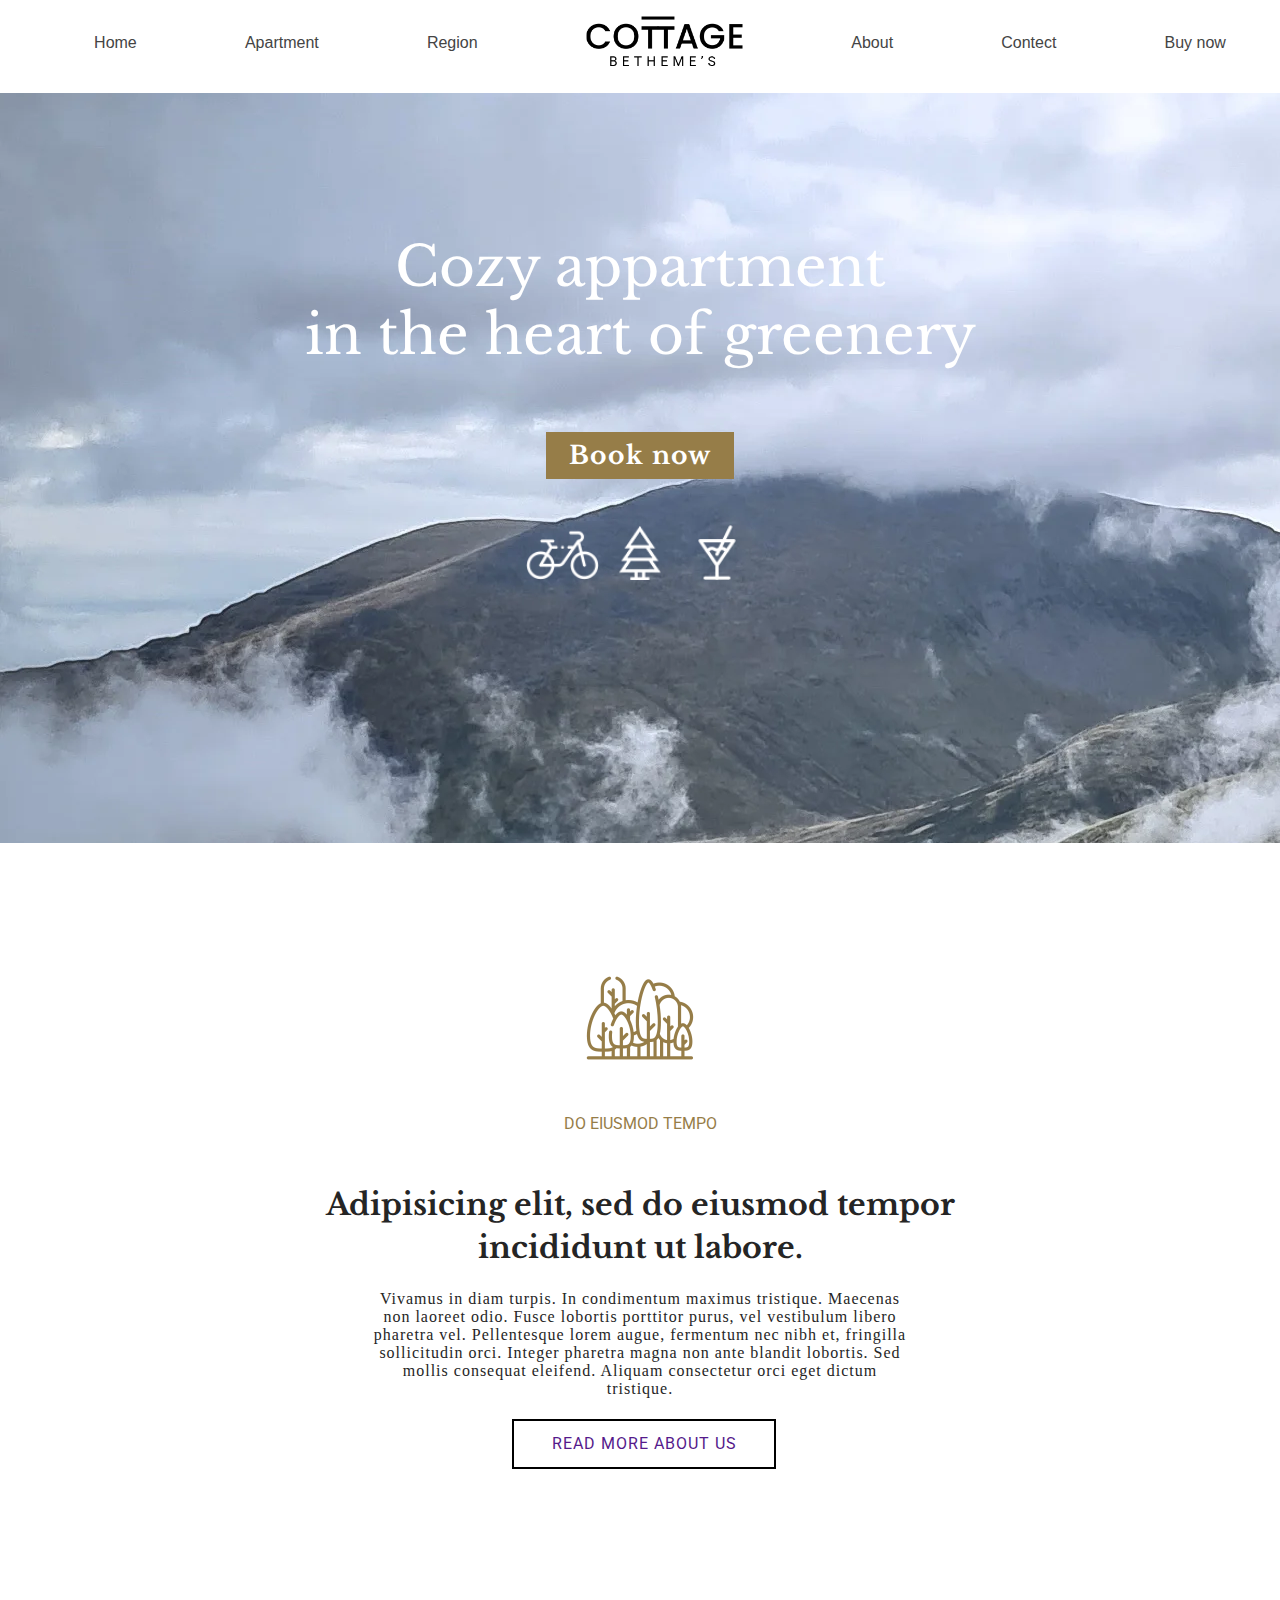
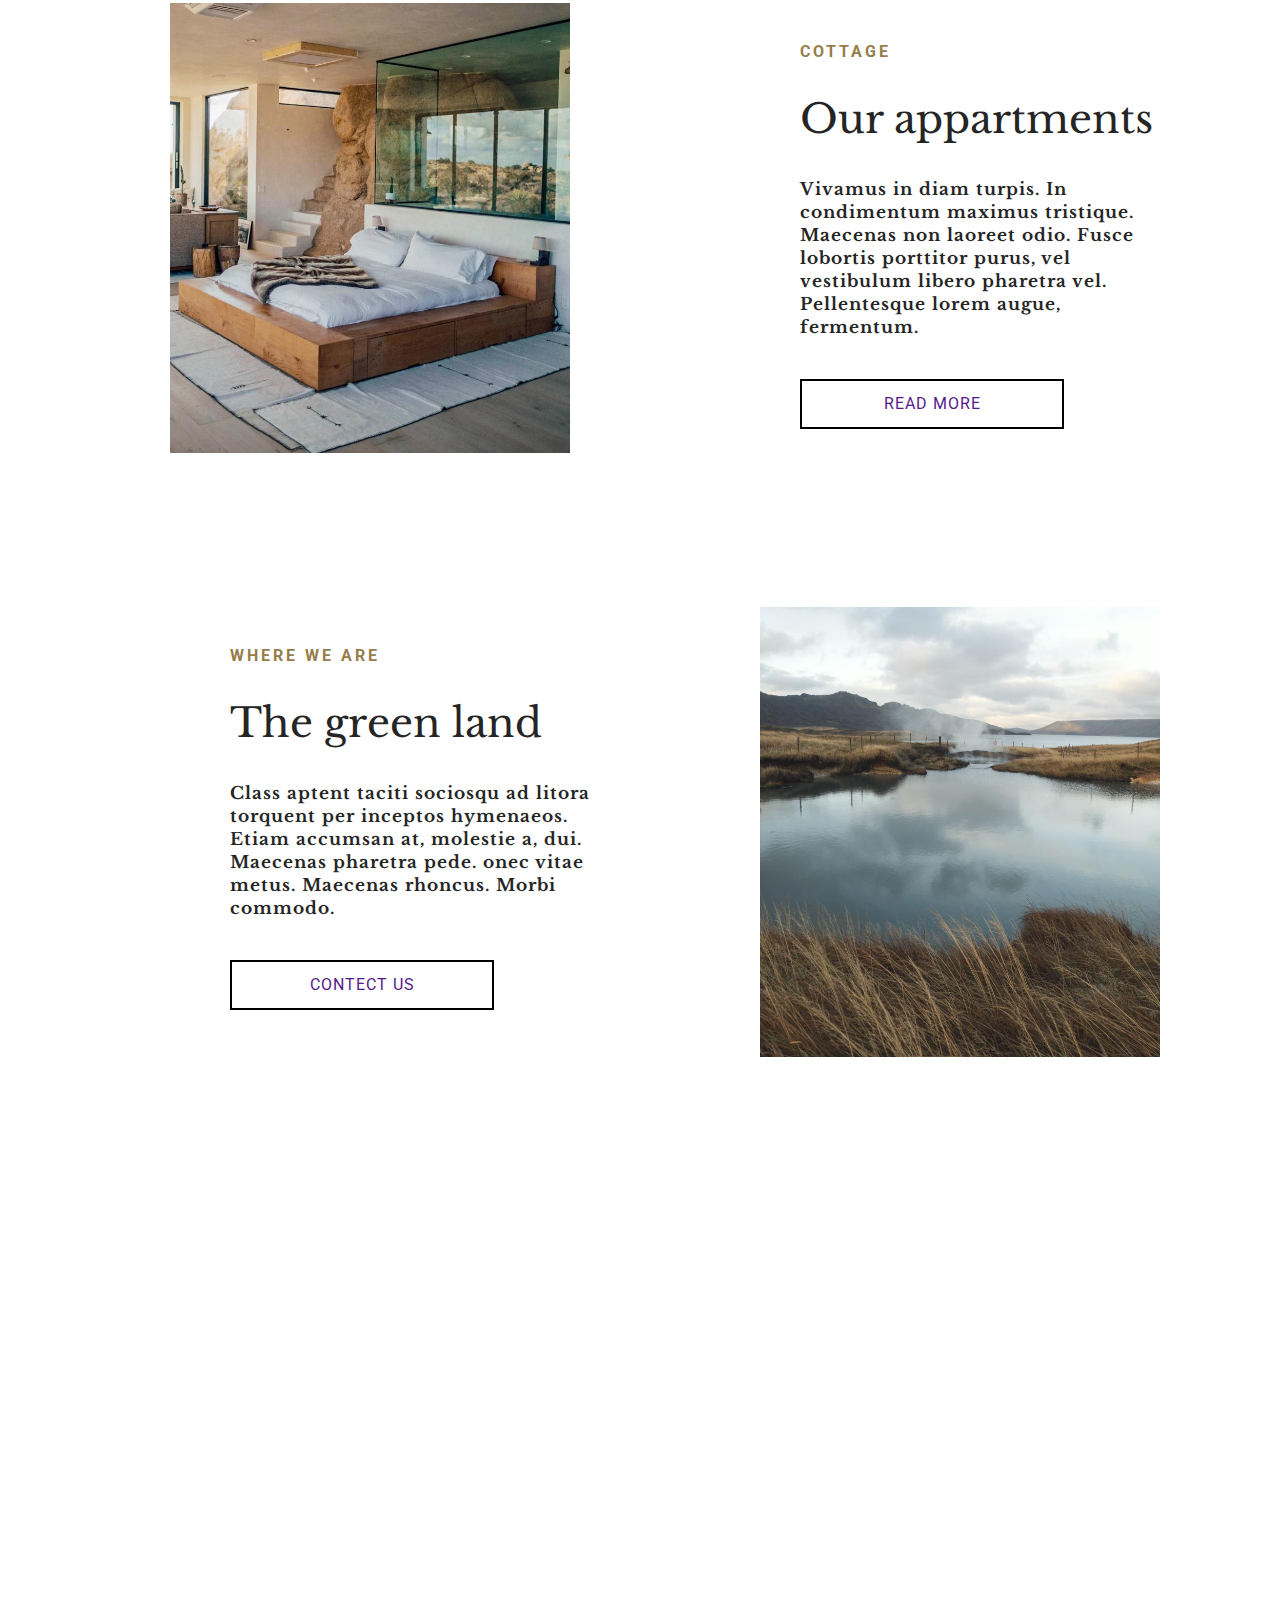
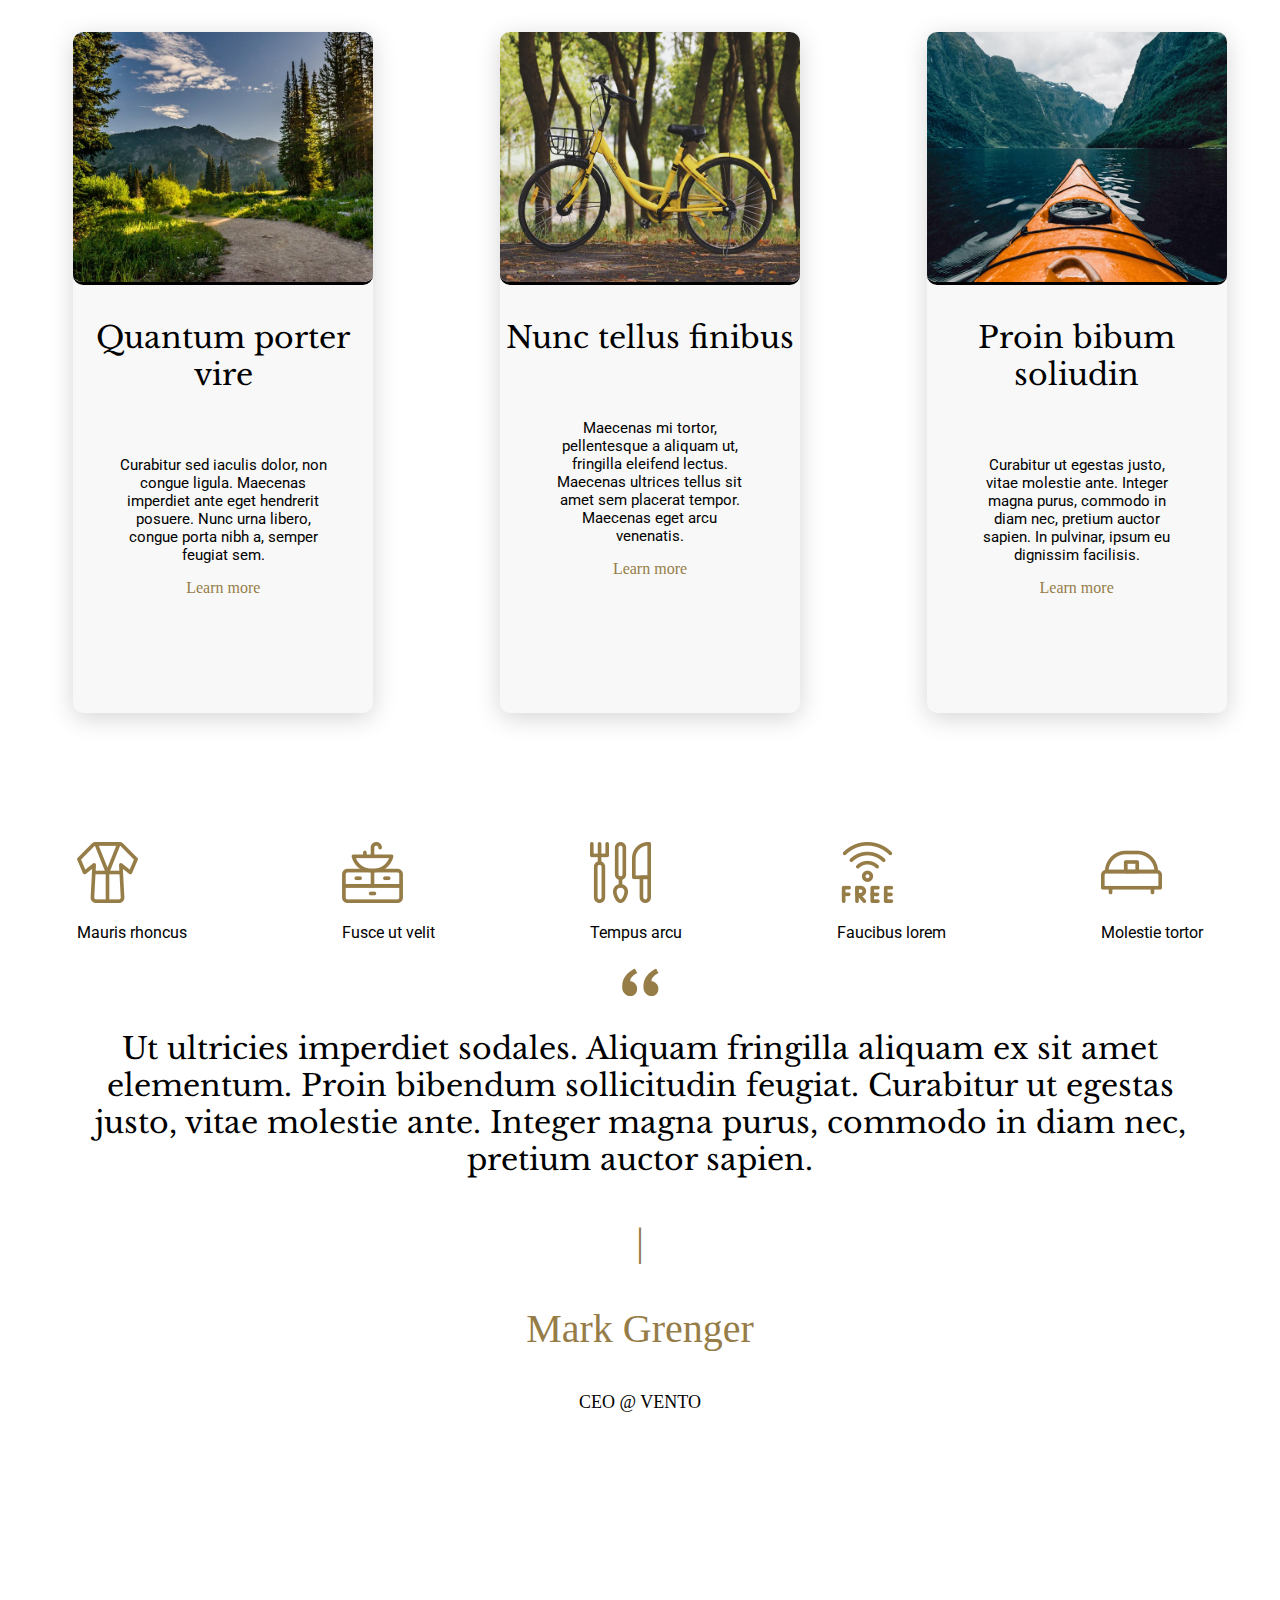
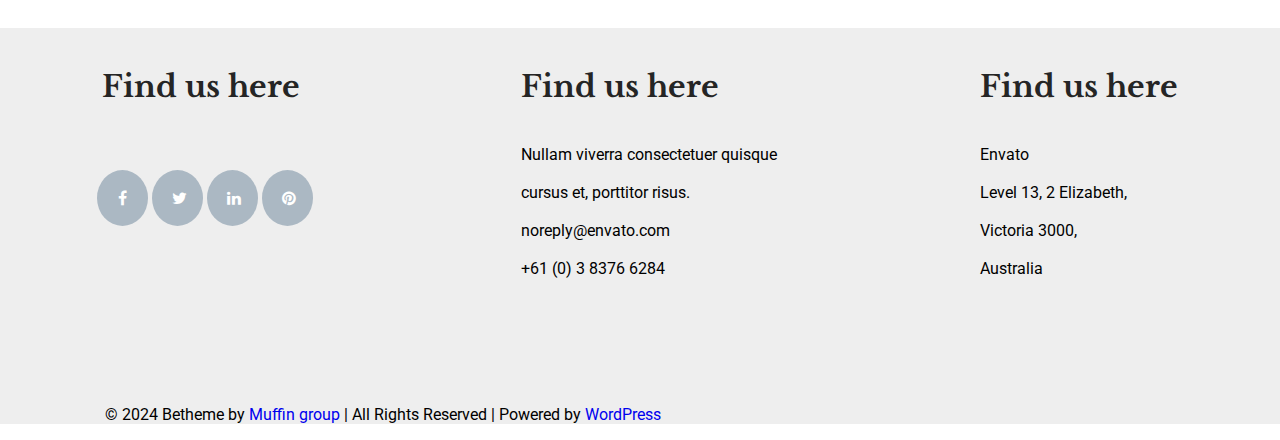
<file: index.html>
<!DOCTYPE html>
<html lang="en">
<head>
    <meta charset="UTF-8">
    <meta name="viewport" content="width=device-width, initial-scale=1.0">
    <title>Document</title>
    <link rel="stylesheet" href="mystyle.css">
    <link rel="stylesheet" href="https://cdnjs.cloudflare.com/ajax/libs/font-awesome/4.7.0/css/font-awesome.min.css">
    <link rel="preconnect" href="https://fonts.googleapis.com">
    <link rel="preconnect" href="https://fonts.gstatic.com" crossorigin>
    <link href="https://fonts.googleapis.com/css2?family=Libre+Baskerville:ital,wght@0,400;0,700;1,400&family=Roboto:ital,wght@0,100;0,300;0,400;0,500;0,700;0,900;1,100;1,300;1,400;1,500;1,700;1,900&display=swap" rel="stylesheet">
    <link href="https://fonts.googleapis.com/css2?family=Libre+Baskerville:ital,wght@0,400;0,700;1,400&family=Roboto:ital,wght@0,100;0,300;0,400;0,500;0,700;0,900;1,100;1,300;1,400;1,500;1,700;1,900&display=swap" rel="stylesheet">
</head>

<body>
<header>
    <div class="menu_wrapper">
        <nav id="menu">
            <ul class="inlineList">
                <li><a class="menuu" href="index.html">Home</a></li>
                <li><a class="menuu" href="apartment.html">Apartment</a></li>
                <li> <a class="menuu" href="region.html">Region</a></li>
                <li><a class="menuu" href="index.html"><img id="cottage3" src="photo/retina-cottage3.png" alt=""></a></li>
                <li><a class="menuu" href="about.html">About</a></li>
                <li><a class="menuu" href="contact.html">Contect</a></li>
                <li><a class="menuu" href="buy now.html">Buy now</a></li>
            </ul>
        </nav>
    </div>
</header>
<div class="container">
    <div class="hea">
        <h1>Cozy appartment <br> in the heart of greenery</h1>
    </div>
    <div class="btn"><a id="btn" href="booking.html">Book now</a></div>
    <div class="img">
        <img class="imgg" src="photo/cottage3-slider-icon1.png" alt="">
        <img class="imgg" src="photo/cottage3-slider-icon2.png" alt="">
        <img class="imgg" src="photo/cottage3-slider-icon3.png" alt="">
    </div>
</div>
<div class="abt">
    <img class="abthmi" src="photo/cottage3-home-icon1.png" alt="">
    <p class="pra">DO EIUSMOD TEMPO</p>
    <h2>Adipisicing elit, sed do eiusmod tempor <br> incididunt ut labore.</h2>
    <h3>Vivamus in diam turpis. In condimentum maximus tristique. Maecenas<br>non laoreet odio. Fusce lobortis porttitor purus, vel vestibulum libero<br>pharetra vel. Pellentesque lorem augue, fermentum nec nibh et, fringilla<br>sollicitudin orci. Integer pharetra magna non ante blandit lobortis. Sed<br>mollis consequat eleifend. Aliquam consectetur orci eget dictum<br>tristique.</h3>

    <div class="button_alignalign_center"><a class="buttonbutton_size_2" href=""><span class="button_label">READ MORE ABOUT US</span></a></div>
</div>
<div class="cottage">
    <div class="pic">
        <img id="pic1" src="photo/cottage3-apartments-pic3-780x860.jpg" alt="">
    </div>
    <div class="text">
        <h6>COTTAGE</h6>
        <h3 class="ct">Our appartments</h3>
        <h4 class="ct">Vivamus in diam turpis. In<br>condimentum maximus tristique.<br>Maecenas non laoreet odio. Fusce <br>lobortis porttitor purus, vel<br>vestibulum libero pharetra vel.<br>Pellentesque lorem augue,<br>fermentum.</h4>
        <div class="button_alignalign_center2"><a class="buttonbutton_size_2" href=""><span class="button_label">READ MORE</span></a></div>
    </div>
</div>
<div class="cottage">
    <div class="text">
        <h6>WHERE WE ARE</h6>
        <h3 class="ct">The green land</h3>
        <h4 class="ct">Class aptent taciti sociosqu ad litora<br>torquent per inceptos hymenaeos.<br>Etiam accumsan at, molestie a, dui.<br>Maecenas pharetra pede. onec vitae<br>metus. Maecenas rhoncus. Morbi<br>commodo.<br></h4>
        <div class="button_alignalign_center2"><a class="buttonbutton_size_2" href=""><span class="button_label">CONTECT US</span></a></div>
    </div>
    <div class="sticky">
        <img id="pic1" src="photo/cottage3-apartments-pic4.jpg" alt="">
    </div>
</div>

<div class="lower">
    <h1>Spend your free time actively</h1>
    <div class="abat">
        <div class="l1">
            <img class="li1" src="photo/cottage3-home-pic1.jpg" alt="">
            <p style="font-size: 30px; align-items: center; font-family: Libre Baskerville, serif;">Quantum porter <br>vire</p><br>
            <p style="font-size: 15px; font-family: Roboto,Helvetica,Arial,sans-serif;">Curabitur sed iaculis dolor, non<br>congue ligula. Maecenas<br>imperdiet ante eget hendrerit<br>posuere. Nunc urna libero,<br>congue porta nibh a, semper<br>feugiat sem.</p>
            <a style="color: #967d48;" href="#" class="cottage3-link1">Learn more</a>
        </div>
        <div class="l1">
            <img class="li1" src="photo/cottage3-home-pic2 (1).jpg" alt="">
            <p style="font-size: 30px; align-items: center; font-family: Libre Baskerville, serif;">Nunc tellus finibus</p><br>
            <p style="font-size: 15px; font-family: Roboto,Helvetica,Arial,sans-serif;">Maecenas mi tortor,<br>pellentesque a aliquam ut,<br>fringilla eleifend lectus.<br>Maecenas ultrices tellus sit<br>amet sem placerat tempor.<br>Maecenas eget arcu<br>venenatis.
            </p>
            <a style="color: #967d48;" href="#" class="cottage3-link1">Learn more</a>
        </div>
        <div class="l1">
            <img class="li1" src="photo/cottage3-home-pic3.jpg" alt="">
            <p style="font-size: 30px; align-items: center; font-family: Libre Baskerville, serif;">Proin bibum soliudin</p><br>
            <p style="font-size: 15px; font-family: Roboto,Helvetica,Arial,sans-serif;">Curabitur ut egestas justo,<br>vitae molestie ante. Integer<br>magna purus, commodo in<br>diam nec, pretium auctor<br>sapien. In pulvinar, ipsum eu<br>dignissim facilisis.</p>
            <a style="color: #967d48;" href="#" class="cottage3-link1">Learn more</a>
        </div>
    </div>
    <div class="ll">
        <div class="llllower">
            <div class="llower">
                <div class="icon1">
                    <img src="photo/cottage3-apartments-icon1.png" alt="">
                    <p  style="font-family: Roboto,Helvetica,Arial,sans-serif;">Mauris rhoncus</p>
                </div>
                <div class="icon2">
                    <img src="photo/cottage3-apartments-icon2.png" alt="">
                    <p  style="font-family: Roboto,Helvetica,Arial,sans-serif;">Fusce ut velit</p>
                </div>
                <div class="icon3">
                    <img src="photo/cottage3-apartments-icon3.png" alt="">
                    <p  style="font-family: Roboto,Helvetica,Arial,sans-serif;">Tempus arcu</p>
                </div>
                <div class="icon4">
                    <img src="photo/cottage3-apartments-icon4.png" alt="">
                    <p  style="font-family: Roboto,Helvetica,Arial,sans-serif;">Faucibus lorem</p>
                </div>
                <div class="icon5">
                    <img src="photo/cottage3-apartments-icon5.png" alt="">
                    <p  style="font-family: Roboto,Helvetica,Arial,sans-serif;">Molestie tortor</p>
                </div>
            </div>
            <div class="icon6">
                <img src="photo/cottage3-icon1.png" alt="">
            </div>
            <p style="text-align: center ; justify-content: space-around;font-size: 30px; font-family: Libre Baskerville, serif;">Ut ultricies imperdiet sodales. Aliquam fringilla aliquam ex sit amet<br>elementum. Proin bibendum sollicitudin feugiat. Curabitur ut egestas<br>justo, vitae molestie ante. Integer magna purus, commodo in diam nec,<br>pretium auctor sapien.</p><p style="text-align: center ; justify-content: space-around;font-size: 40px; color:#967d48 ;">|</p>
            <p style="text-align: center ; justify-content: space-around;font-size: 40px; color:#967d48 ;">Mark Grenger</p>
            <p style="text-align: center ; justify-content: space-around;font-size: 18px;">CEO @ VENTO</p>
        </div>
    </div>
</div>


<footer>
    <div class="footer">
        <div class="info">
            <div class="soc">
                <h4 class="fc" style="font-family: Libre Baskerville,Helvetica,Arial,sans-serif;">Find us here</h4>
                <div class="logo">
                    <a href="#" class="fa fa-facebook"></a>
                    <a href="#" class="fa fa-twitter"></a>
                    <a href="#" class="fa fa-linkedin"></a>
                    <a href="#" class="fa fa-pinterest"></a>
                </div>

            </div>
            <div class="cont">
                <h4 class="fc" style="font-family: Libre Baskerville,Helvetica,Arial,sans-serif;">Find us here</h4>
                <p class="add">Nullam viverra consectetuer quisque<br><br>cursus et, porttitor risus.<br><br>

                    noreply@envato.com<br><br>
                    +61 (0) 3 8376 6284</p>
            </div>
            <div class="loc">
                <h4 class="fc" style="font-family: Libre Baskerville,Helvetica,Arial,sans-serif;">Find us here</h4>
                <p class="add" style="font-family: Roboto,Helvetica,Arial,sans-serif;">Envato<br><br>
                    Level 13, 2 Elizabeth,<br><br>
                    Victoria 3000,<br><br>
                    Australia<br><br></p>
            </div>
            
        </div>
        <div class="copyright" >
            <p style="font-family: Roboto,Helvetica,Arial,sans-serif;">
                © 2024 Betheme by <a href="https://muffingroup.com" target="_blank">Muffin group</a> | All Rights Reserved | Powered by <a href="https://wordpress.org" target="_blank">WordPress</a></div>
            </p>
    </div>
</footer>
    
</body>
</html>
</file>
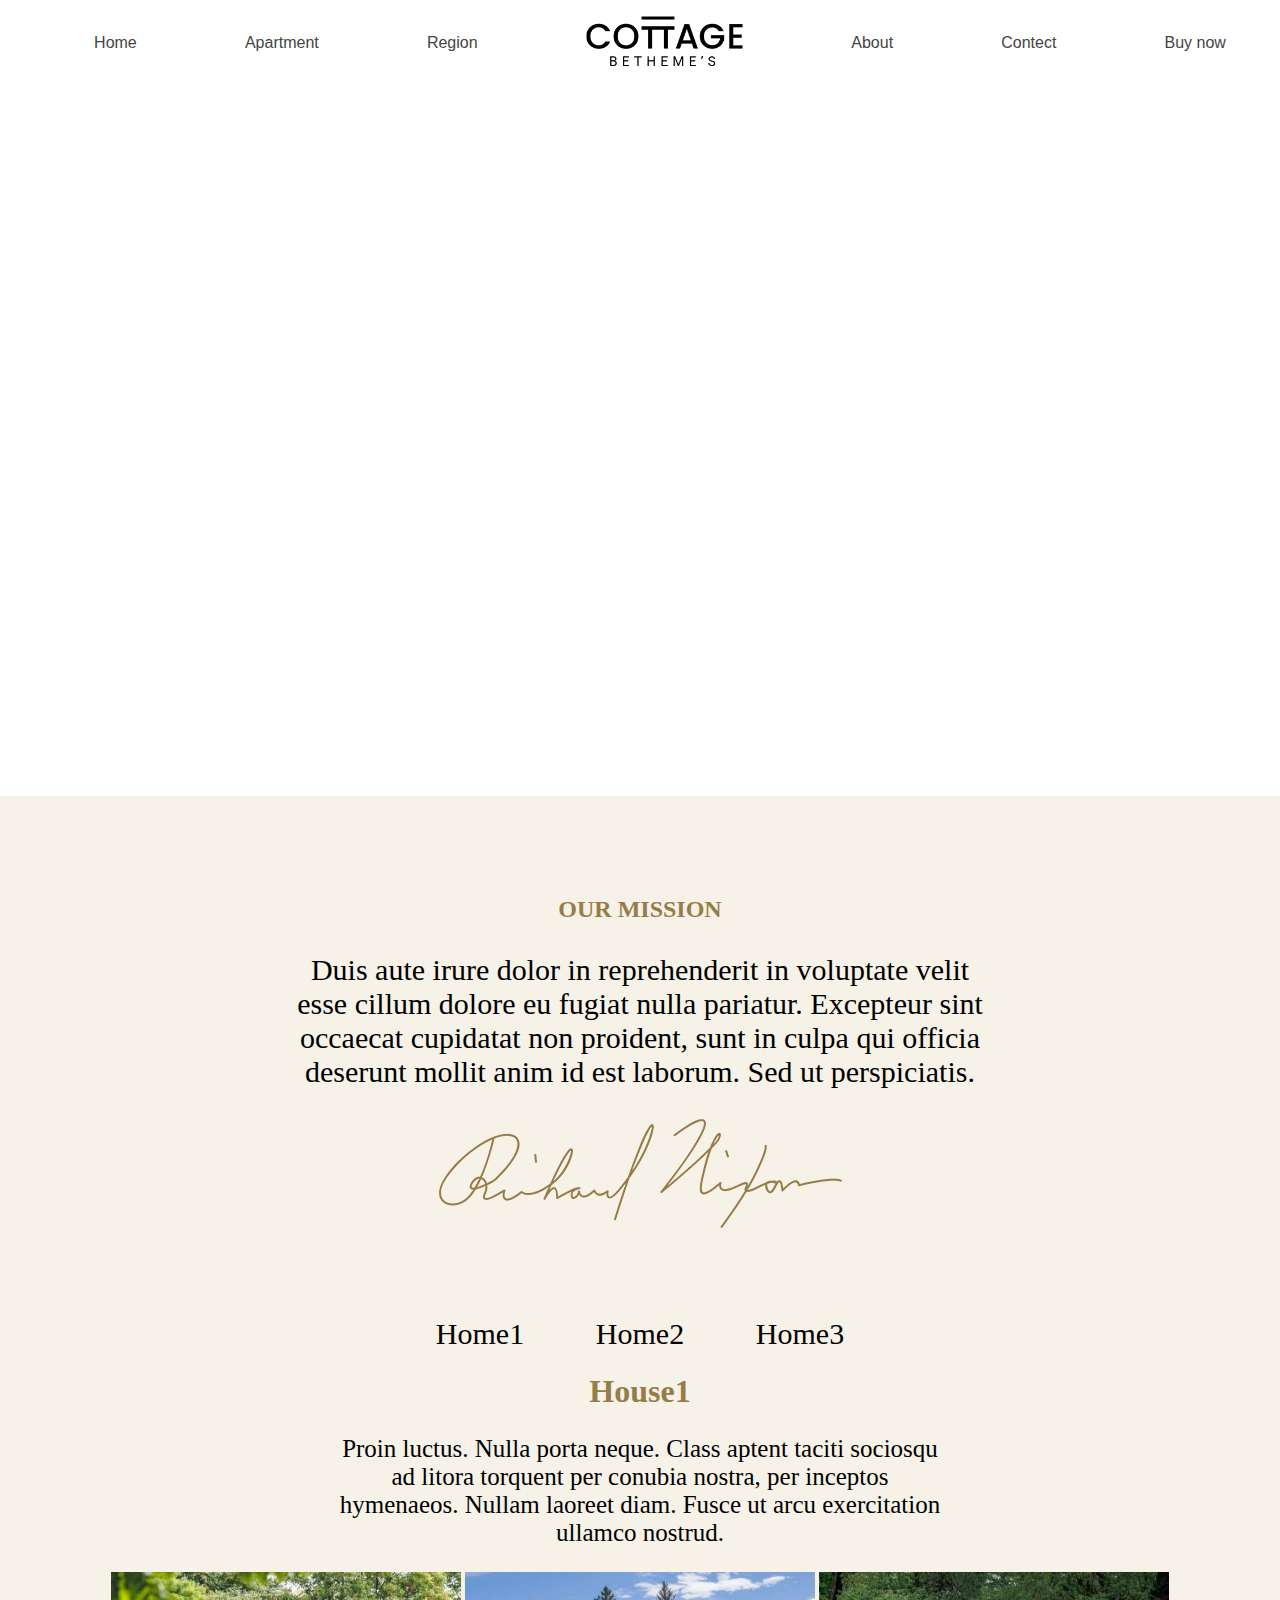
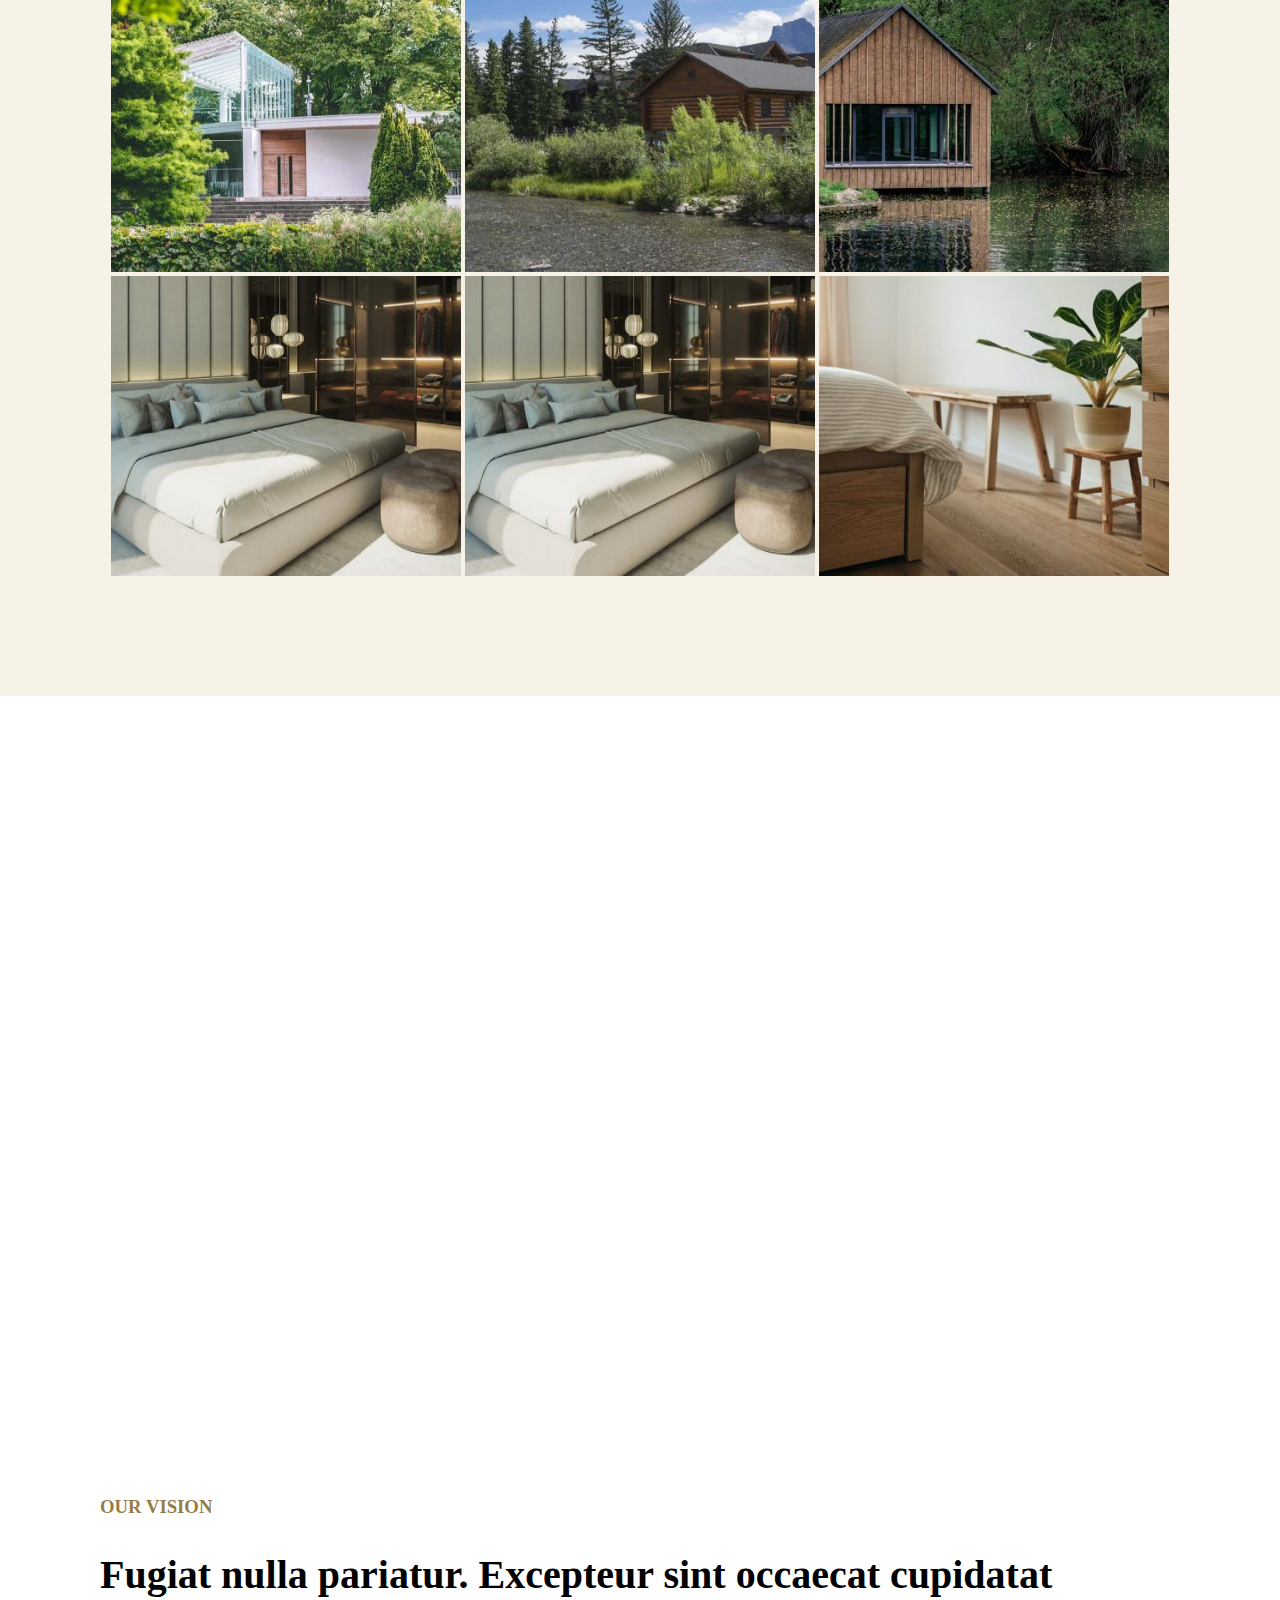
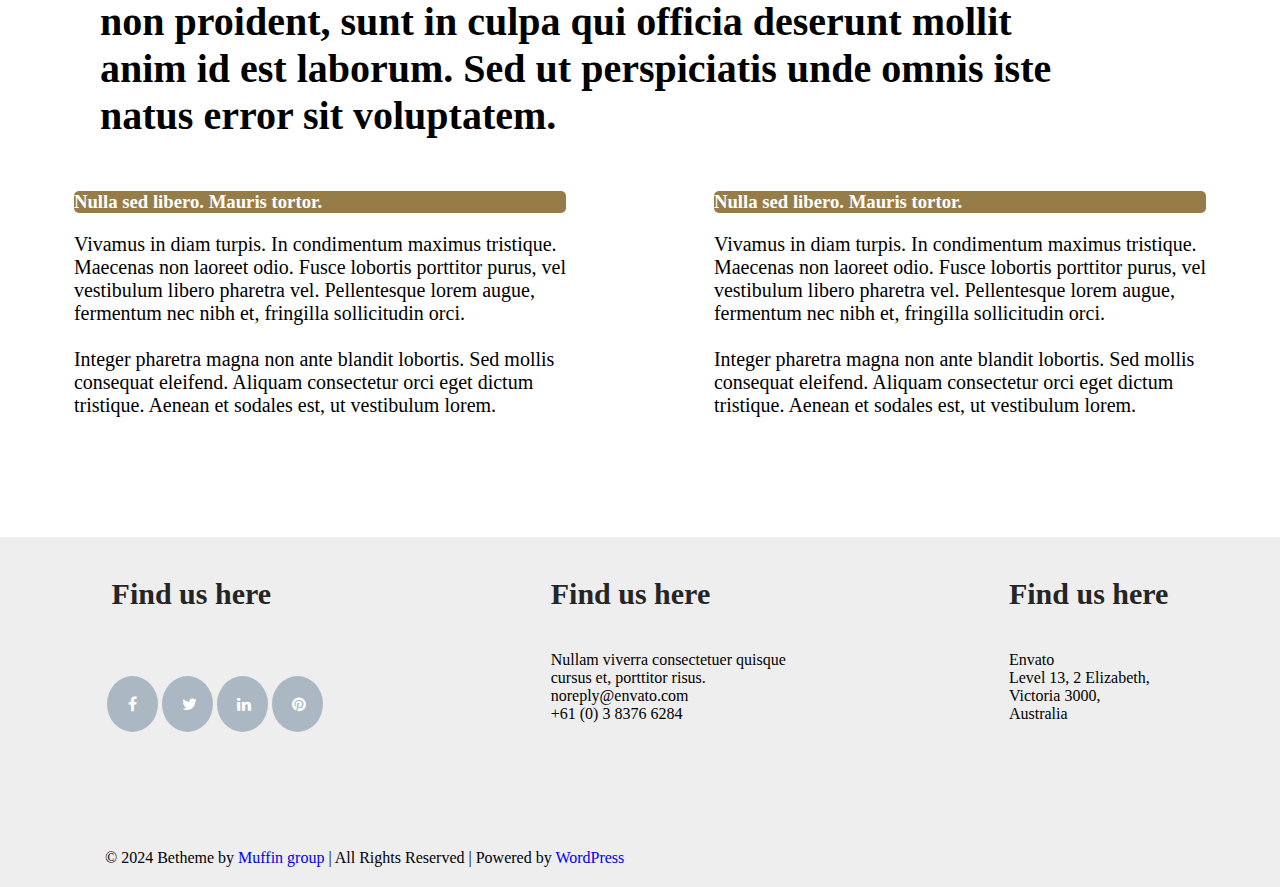
<file: about.html>
<!DOCTYPE html>
<html lang="en">
<head>
    <meta charset="UTF-8">
    <meta name="viewport" content="width=device-width, initial-scale=1.0">
    <title>Document</title>
    <link rel="stylesheet" href="about.css">
    <link rel="stylesheet" href="https://cdnjs.cloudflare.com/ajax/libs/font-awesome/4.7.0/css/font-awesome.min.css">
</head>
<body>
    <header>
        <div class="menu_wrapper">
            <nav id="menu">
                <ul class="inlineList">
                    <li><a class="menuu" href="index.html">Home</a></li>
                    <li><a class="menuu" href="apartment.html">Apartment</a></li>
                    <li> <a class="menuu" href="region.html">Region</a></li>
                    <li><a class="menuu" href="index.html"><img id="cottage3" src="photo/retina-cottage3.png" alt=""></a></li>
                    <li><a class="menuu" href="about.html">About</a></li>
                    <li><a class="menuu" href="contact.html">Contect</a></li>
                    <li><a class="menuu" href="buy now.html">Buy now</a></li>
                </ul>
            </nav>
        </div>
    </header>
    <div class="container1">
        <h1 style="color: white; text-align: center; padding-top: 170px; font-size: 60px;">
            We take care for<br>
            you to have a good rest
        </h1>
    </div>
    <div class="container2">
        <h2 style="text-align: center; padding-top: 100px; color: #967d48;">OUR MISSION</h2>
        <p style="text-align: center; font-size: 30px;">Duis aute irure dolor in reprehenderit in voluptate velit<br>esse cillum dolore eu fugiat nulla pariatur. Excepteur sint<br>occaecat cupidatat non proident, sunt in culpa qui officia<br>deserunt mollit anim id est laborum. Sed ut perspiciatis.<br></p>
        <img src="photo/cottage3-about-pic1.png" style="text-align: center;" alt="">

        <div class="container2_1">
            <div class="ullicon">
                <a class="hmm" href="">Home1</a>
                <a class="hmm" href="">Home2</a>
                <a class="hmm" href="">Home3</a>
            </div>
            <h1 style="text-align: center;">House1</h1>
            <p style="text-align: center; color: black; font-size: 25px;">Proin luctus. Nulla porta neque. Class aptent taciti sociosqu<br>ad litora torquent per conubia nostra, per inceptos<br>hymenaeos. Nullam laoreet diam. Fusce ut arcu exercitation<br>ullamco nostrud.</p>
            <div class="himg">
                <img style="height: 300px; width: 350px;" src="photo/cottage3-apartments-pic5-350x350.jpg" alt="">
                <img style="height: 300px; width: 350px;" src="photo/cottage3-apartments-pic6-350x350.jpg" alt="">
                <img style="height: 300px; width: 350px;" src="photo/cottage3-apartments-pic7-350x350.jpg" alt="">
                <img style="height: 300px; width: 350px;" src="photo/cottage3-apartments-pic9-350x350.jpg" alt="">
                <img style="height: 300px; width: 350px;" src="photo/cottage3-apartments-pic9-350x350.jpg" alt="">
                <img style="height: 300px; width: 350px;" src="photo/cottage3-apartments-pic10-350x350.jpg" alt="">
            </div>
            
        </div>
    </div>
    <div class="container3">

    </div>
    <div class="container4">
        <h3 style="text-align: left; color: #967d48; margin-left: 100px; margin-top: 100px;">OUR VISION</h3>
        <h2 style="color: black; margin-left: 100px; font-size: 40px;">Fugiat nulla pariatur. Excepteur sint occaecat cupidatat<br>non proident, sunt in culpa qui officia deserunt mollit<br>anim id est laborum. Sed ut perspiciatis unde omnis iste<br>natus error sit voluptatem.<br></h2>
        <div class="abtinf">
            <div class="abtinf1">
                <h3 style="background-color: #967d48; color: white; border-radius: 5px;">Nulla sed libero. Mauris tortor.</h3>
                <p style="font-size: 20px;">Vivamus in diam turpis. In condimentum maximus tristique.<br>Maecenas non laoreet odio. Fusce lobortis porttitor purus, vel<br>vestibulum libero pharetra vel. Pellentesque lorem augue,<br> fermentum nec nibh et, fringilla sollicitudin orci.<br><br>

                Integer pharetra magna non ante blandit lobortis. Sed mollis<br>consequat eleifend. Aliquam consectetur orci eget dictum<br>tristique. Aenean et sodales est, ut vestibulum lorem.<br></p>
            </div>
            <div class="abtinf2">
                <h3 style="background-color: #967d48; color: white; border-radius: 5px;">Nulla sed libero. Mauris tortor.</h3>
                <p style="font-size: 20px;">Vivamus in diam turpis. In condimentum maximus tristique.<br>Maecenas non laoreet odio. Fusce lobortis porttitor purus, vel<br>vestibulum libero pharetra vel. Pellentesque lorem augue,<br> fermentum nec nibh et, fringilla sollicitudin orci.<br><br>

                Integer pharetra magna non ante blandit lobortis. Sed mollis<br>consequat eleifend. Aliquam consectetur orci eget dictum<br>tristique. Aenean et sodales est, ut vestibulum lorem.<br></p>
            </div>
        </div>
    </div>
    <footer>
        <div class="footer">
            <div class="info">
                <div class="soc">
                    <h4 class="fc">Find us here</h4>
                    <div class="logo">
                        <a href="#" class="fa fa-facebook"></a>
                        <a href="#" class="fa fa-twitter"></a>
                        <a href="#" class="fa fa-linkedin"></a>
                        <a href="#" class="fa fa-pinterest"></a>
                    </div>
    
                </div>
                <div class="cont">
                    <h4 class="fc">Find us here</h4>
                    <p class="add">Nullam viverra consectetuer quisque<br> cursus et, porttitor risus.<br>
    
                        noreply@envato.com<br>
                        +61 (0) 3 8376 6284</p>
                </div>
                <div class="loc">
                    <h4 class="fc">Find us here</h4>
                    <p class="add">Envato<br>
                        Level 13, 2 Elizabeth,<br>
                        Victoria 3000,<br>
                        Australia<br></p>
                </div>
                
            </div>
            <div class="copyright">
                © 2024 Betheme by <a href="https://muffingroup.com" target="_blank">Muffin group</a> | All Rights Reserved | Powered by <a href="https://wordpress.org" target="_blank">WordPress</a></div>
        </div>
    </footer>    
</body>
</html>
</file>
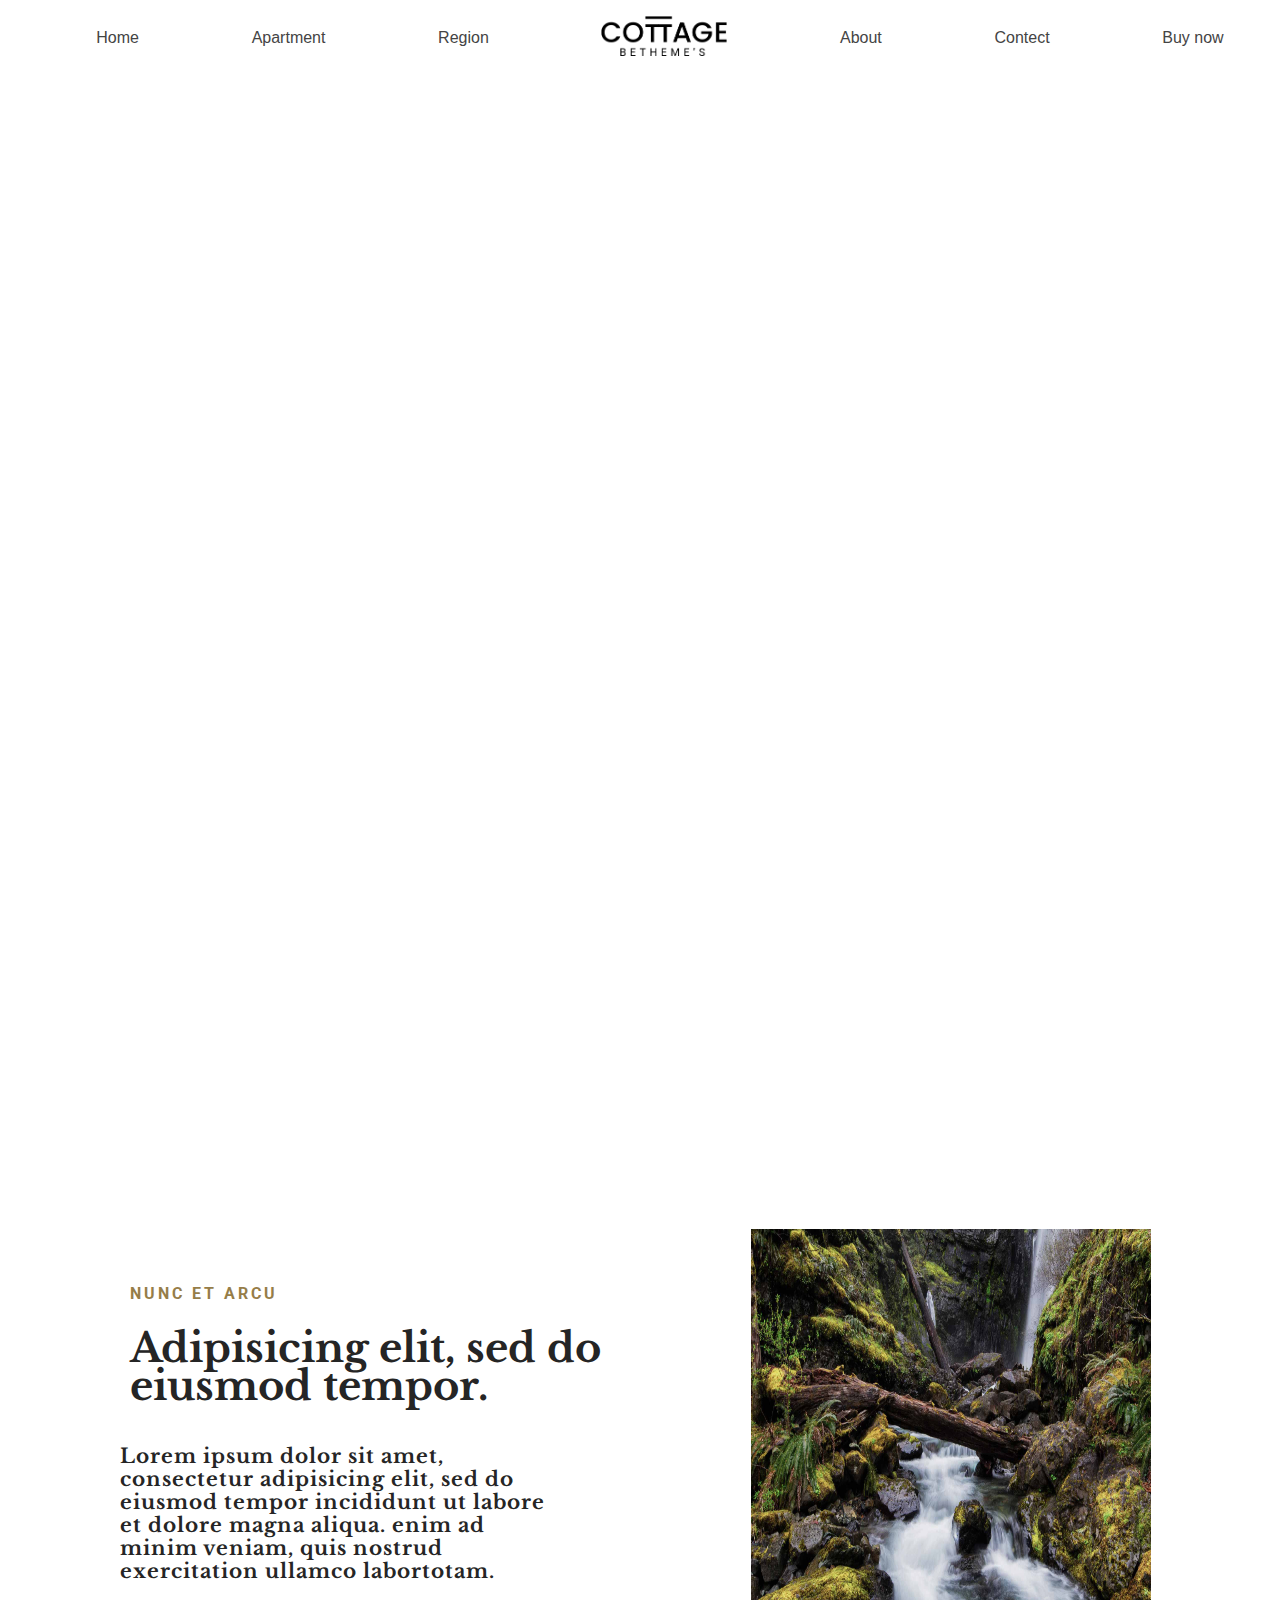
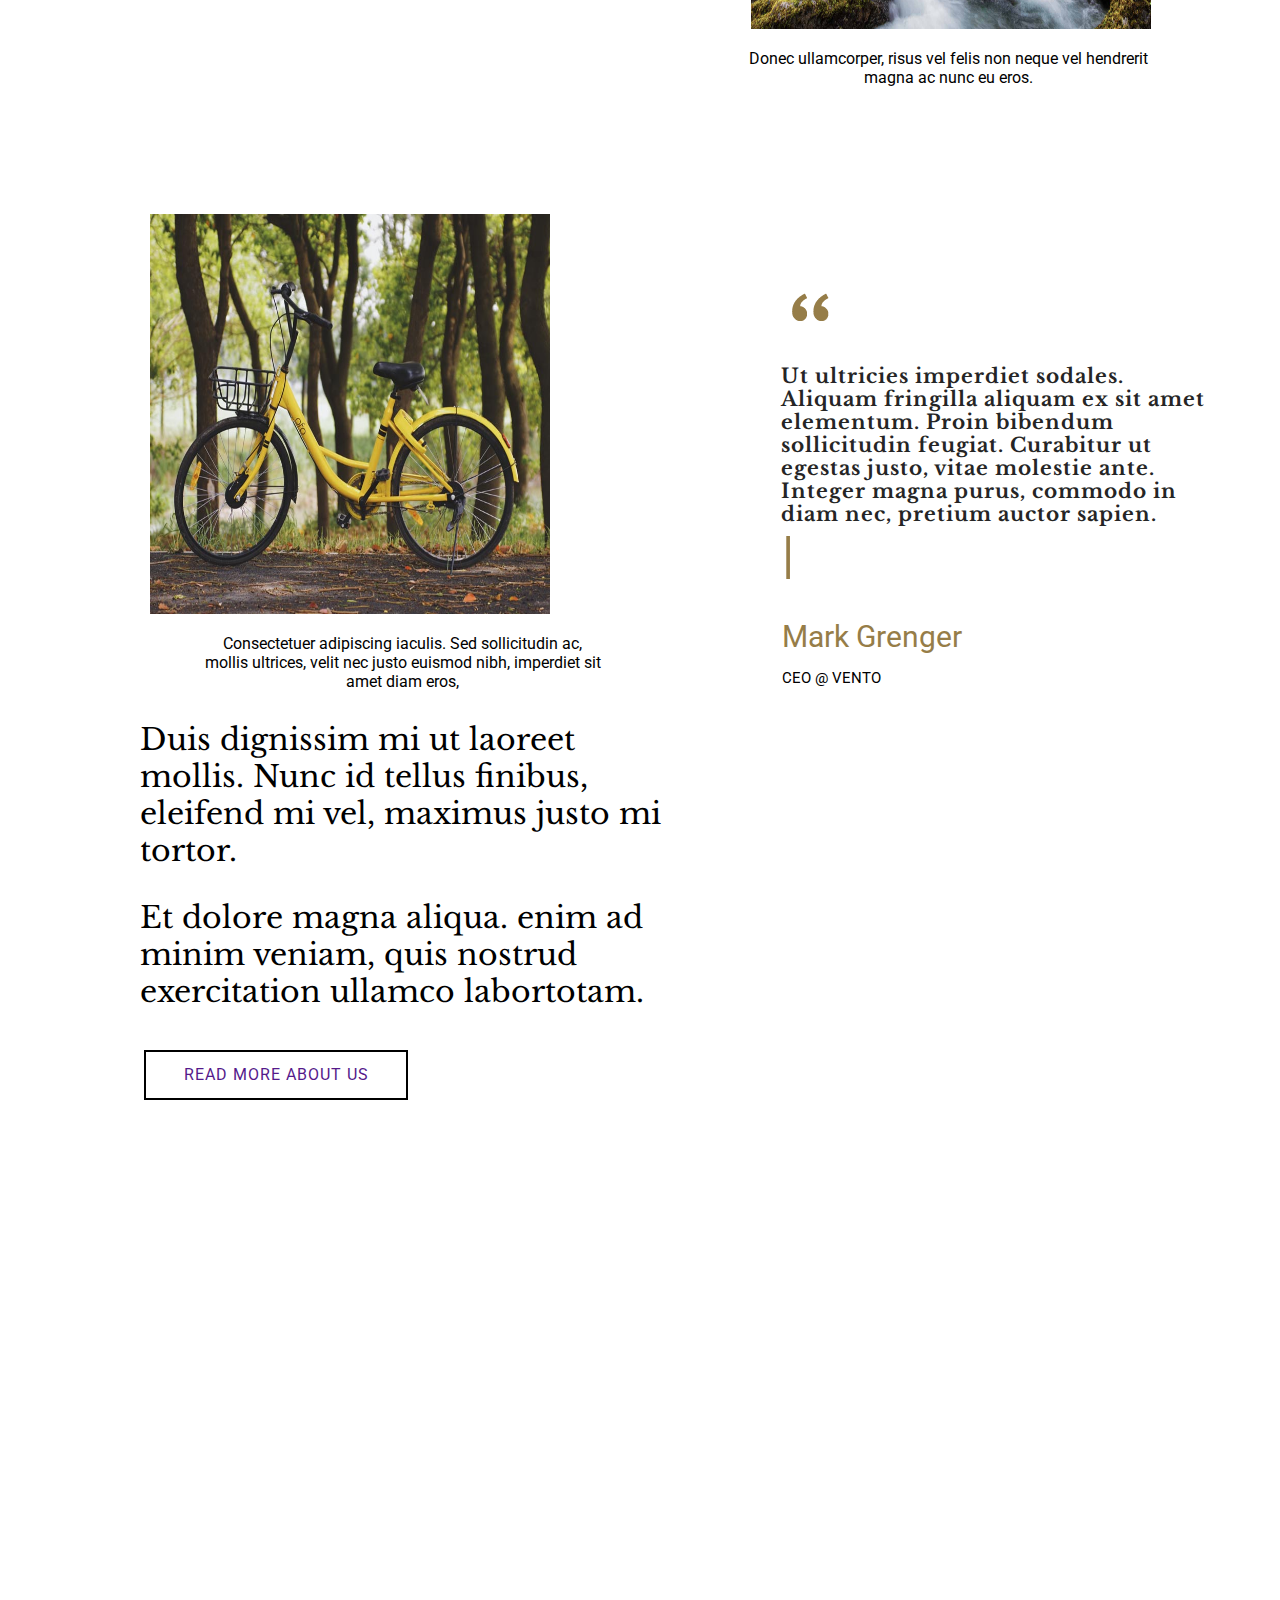
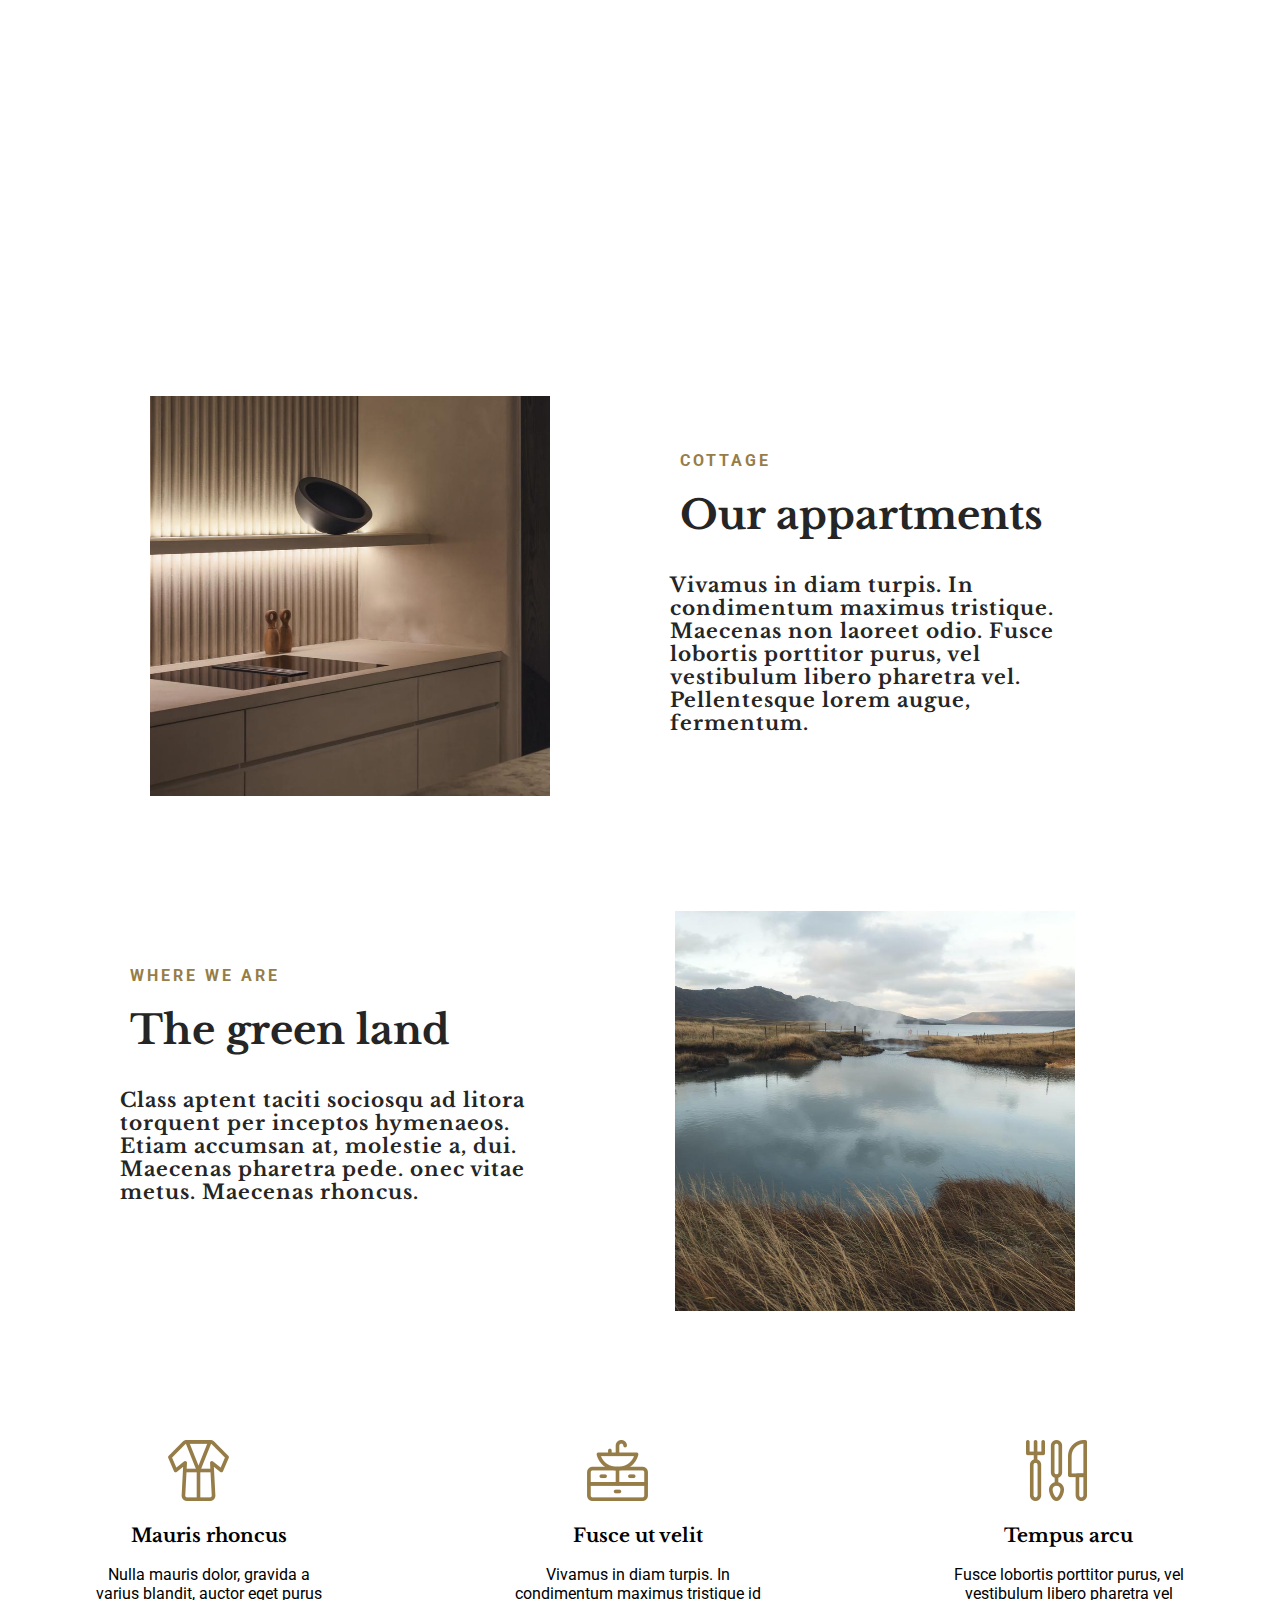
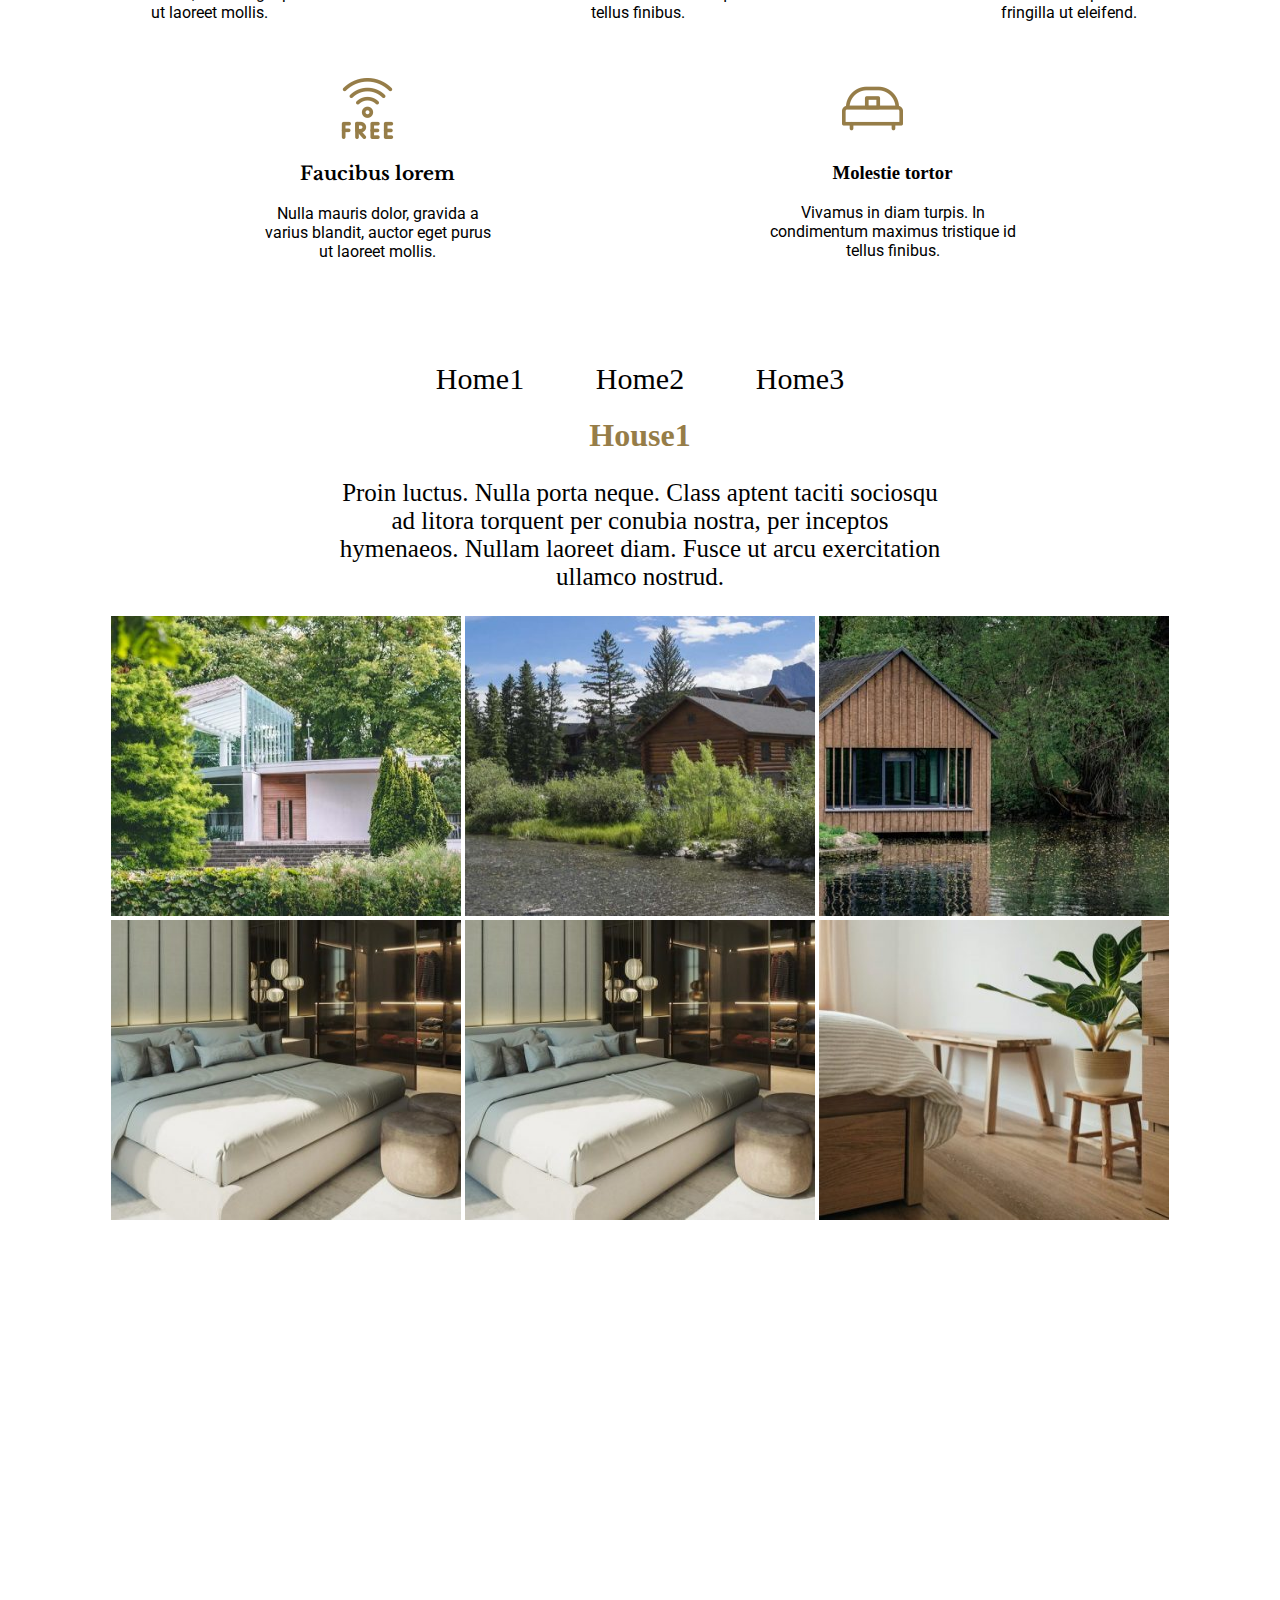
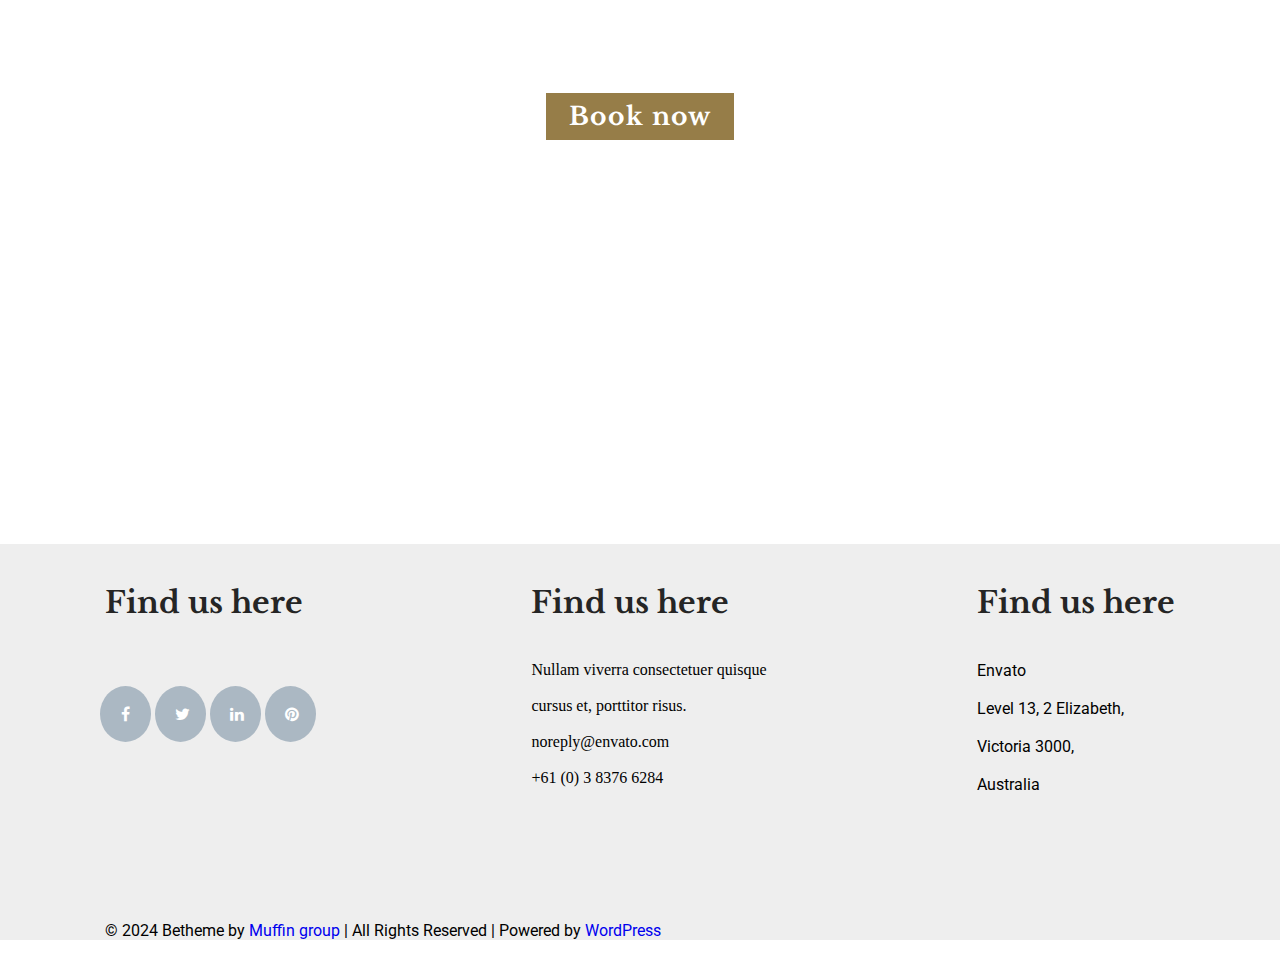
<file: apartment.html>
<!DOCTYPE html>
<html lang="en">
<head>
    <meta charset="UTF-8">
    <meta name="viewport" content="width=device-width, initial-scale=1.0">
    <title>Document</title>
    <link rel="stylesheet" href="apartment.css">
    <link rel="stylesheet" href="https://cdnjs.cloudflare.com/ajax/libs/font-awesome/4.7.0/css/font-awesome.min.css">
    <link href="https://fonts.googleapis.com/css2?family=Libre+Baskerville:ital,wght@0,400;0,700;1,400&family=Roboto:ital,wght@0,100;0,300;0,400;0,500;0,700;0,900;1,100;1,300;1,400;1,500;1,700;1,900&display=swap" rel="stylesheet">
    <link href="https://fonts.googleapis.com/css2?family=Libre+Baskerville:ital,wght@0,400;0,700;1,400&family=Roboto:ital,wght@0,100;0,300;0,400;0,500;0,700;0,900;1,100;1,300;1,400;1,500;1,700;1,900&display=swap" rel="stylesheet">
</head>
<body>
    <header>
        <div class="menu_wrapper">
            <nav id="menu">
                <ul class="inlineList">
                    <li><a class="menuu" href="index.html">Home</a></li>
                    <li><a class="menuu" href="apartment.html">Apartment</a></li>
                    <li> <a class="menuu" href="region.html">Region</a></li>
                    <li><a class="menuu" href="index.html"><img id="cottage3" src="photo/retina-cottage3.png" alt=""></a></li>
                    <li><a class="menuu" href="about.html">About</a></li>
                    <li><a class="menuu" href="contact.html">Contect</a></li>
                    <li><a class="menuu" href="buy now.html">Buy now</a></li>
                </ul>
            </nav>
        </div>
    </header>
    <div class="container">
        <p style="color: white; font-size: 80px; line-height: 63px; letter-spacing: 1px; text-align: center; padding-top: 200px;">See more about<br>
            our apartments</p>
    </div>
    <div class="container2">
        <div class="cottage">
            <div class="text">
                <h6>NUNC ET ARCU</h6>
                <h3 class="ct">Adipisicing elit, sed do<br>eiusmod tempor.</h3>
                <h4 class="ct">Lorem ipsum dolor sit amet,<br>consectetur adipisicing elit, sed do<br>eiusmod tempor incididunt ut labore<br>et dolore magna aliqua. enim ad<br>minim veniam, quis nostrud<br>exercitation ullamco labortotam.<br></h4>
            </div>
            <div class="sticky">
                <img id="pic1" src="photo/cottage3-section-bg4.jpg" alt="">
                <p id="ppic1" style="text-align: center;">Donec ullamcorper, risus vel felis non neque vel hendrerit<br>magna ac nunc eu eros.</p>
            </div>
        </div>
        <div class="cottage">
            <div class="sticky">
                <img id="pic1" src="photo/cottage3-home-pic2 (1).jpg" alt="">
                <p id="ppic1" style="text-align: center;">Consectetuer adipiscing iaculis. Sed sollicitudin ac,<br> mollis ultrices, velit nec justo euismod nibh, imperdiet sit<br>amet diam eros,</p>
                <ul class="b">
                    <li>
                        <p style="font-size: 30px; margin-left: 100px; font-family: Libre Baskerville,Helvetica,Arial,sans-serif;">Duis dignissim mi ut laoreet<br>mollis. Nunc id tellus finibus,<br>eleifend mi vel, maximus justo mi<br>tortor.</p>
                    </li>
                    <li>
                        <p style="font-size: 30px; margin-left: 100px; font-family: Libre Baskerville,Helvetica,Arial,sans-serif;"">Et dolore magna aliqua. enim ad<br>minim veniam, quis nostrud<br>exercitation ullamco labortotam.<br></p>
                    </li>
                </ul>
                <div class="button_alignalign_center"><a class="buttonbutton_size_2" href=""><span class="button_label">READ MORE ABOUT US</span></a></div>
            </div>
            <div class="text">
                <img id="ci1" src="photo/cottage3-icon1.png" alt="">
                <h4 class="ct">Ut ultricies imperdiet sodales.<br>Aliquam fringilla aliquam ex sit amet<br>elementum. Proin bibendum<br>sollicitudin feugiat. Curabitur ut<br>egestas justo, vitae molestie ante.<br>Integer magna purus, commodo in<br>diam nec, pretium auctor sapien.</h4>
                <p style="font-size: 50px; margin-top: -15px; color: #967d48; margin-left: 121px;">|</p>
                <p style="font-size: 30px; margin-top: -15px; color: #967d48; margin-left: 121px;">Mark Grenger</p>
                <p style="font-size: 15px; margin-top: -15px; margin-left: 121px;">CEO @ VENTO</p>
            </div>
        </div>
    </div>
    <div class="container3">

    </div>
    <div class="container4">
        <div class="cottage">
            <div class="pic">
                <img id="pic1" src="photo/cottage3-apartments-pic1.jpg" alt="">
            </div>
            <div class="text">
                <h6>COTTAGE</h6>
                <h3 class="ct">Our appartments</h3>
                <h4 class="ct">Vivamus in diam turpis. In<br>condimentum maximus tristique.<br>Maecenas non laoreet odio. Fusce <br>lobortis porttitor purus, vel<br>vestibulum libero pharetra vel.<br>Pellentesque lorem augue,<br>fermentum.</h4>
            </div>
        </div>
        <div class="cottage">
            <div class="text">
                <h6>WHERE WE ARE</h6>
                <h3 class="ct">The green land</h3>
                <h4 class="ct">Class aptent taciti sociosqu ad litora<br>torquent per inceptos hymenaeos.<br>Etiam accumsan at, molestie a, dui.<br>Maecenas pharetra pede. onec vitae<br>metus. Maecenas rhoncus.<br></h4>
            </div>
            <div class="pic">
                <img id="pic1" src="photo/cottage3-apartments-pic4 (1).jpg" alt="">
            </div>
        </div>
    </div>
    <div class="container5">
        <div class="itam1">
            <img class="im1" style="margin-left: 72px;" src="photo/cottage3-apartments-icon1.png" alt="">
            <h3 class="con5pra" style="text-align: center;font-family: Libre Baskerville, serif;">Mauris rhoncus</h3>
            <p class="con5pra" style="text-align: center;font-family: Roboto,Helvetica,Arial,sans-serif;">Nulla mauris dolor, gravida a<br>varius blandit, auctor eget purus<br>ut laoreet mollis.</p>
        </div>
        <div class="itam1">
            <img class="im1" style="margin-left: 72px;" src="photo/cottage3-apartments-icon2.png" alt="">
            <h3 class="con5pra" style="text-align: center;font-family: Libre Baskerville, serif;">Fusce ut velit</h3>
            <p class="con5pra" style="text-align: center; font-family: Roboto,Helvetica,Arial,sans-serif;">Vivamus in diam turpis. In<br>condimentum maximus tristique id<br>tellus finibus.</p>
        </div>
        <div class="itam1">
            <img class="im1" style="margin-left: 72px;" src="photo/cottage3-apartments-icon3.png" alt="">
            <h3 class="con5pra" style="text-align: center;font-family: Libre Baskerville, serif;">Tempus arcu</h3>
            <p class="con5pra" style="text-align: center; font-family: Roboto,Helvetica,Arial,sans-serif;">Fusce lobortis porttitor purus, vel<br>vestibulum libero pharetra vel<br>fringilla ut eleifend.</p>
        </div>
    </div>
    <div class="container6">
        <div class="itam1">
            <img class="im1" style="margin-left: 72px;" src="photo/cottage3-apartments-icon4.png" alt="">
            <h3 class="con5pra" style="text-align: center;font-family: Libre Baskerville, serif;">Faucibus lorem</h3>
            <p class="con5pra" style="text-align: center;font-family: Roboto,Helvetica,Arial,sans-serif;">Nulla mauris dolor, gravida a<br>varius blandit, auctor eget purus<br>ut laoreet mollis.</p>
        </div>
        <div class="itam1">
            <img class="im1" style="margin-left: 72px;" src="photo/cottage3-apartments-icon5.png" alt="">
            <h3 class="con5pra" style="text-align: center;">Molestie tortor</h3>
            <p class="con5pra" style="text-align: center;font-family: Roboto,Helvetica,Arial,sans-serif;">Vivamus in diam turpis. In<br>condimentum maximus tristique id<br>tellus finibus.</p>
        </div>
    </div>
    <div class="container7">
        <div class="ullicon">
                <a class="hmm" href="">Home1</a>
                <a class="hmm" href="">Home2</a>
                <a class="hmm" href="">Home3</a>
        </div>
        <h1 style="text-align: center;">House1</h1>
        <p class="cpracon7">Proin luctus. Nulla porta neque. Class aptent taciti sociosqu<br>ad litora torquent per conubia nostra, per inceptos<br>hymenaeos. Nullam laoreet diam. Fusce ut arcu exercitation<br>ullamco nostrud.</p>
        <div class="himg">
            <img style="height: 300px; width: 350px;" src="photo/cottage3-apartments-pic5-350x350.jpg" alt="">
            <img style="height: 300px; width: 350px;" src="photo/cottage3-apartments-pic6-350x350.jpg" alt="">
            <img style="height: 300px; width: 350px;" src="photo/cottage3-apartments-pic7-350x350.jpg" alt="">
            <img style="height: 300px; width: 350px;" src="photo/cottage3-apartments-pic9-350x350.jpg" alt="">
            <img style="height: 300px; width: 350px;" src="photo/cottage3-apartments-pic9-350x350.jpg" alt="">
            <img style="height: 300px; width: 350px;" src="photo/cottage3-apartments-pic10-350x350.jpg" alt="">
        </div>
        
    </div>
    <div class="container8">
        <h1 style="text-align: center; color: white; font-size: 60px; padding-top: 150px;">Maecenas non laoreet<br>lobortis odio.</h1>
        <div class="btn"><a id="btn" href="booking.html">Book now</a></div>
    </div>
    <footer>
        <div class="footer">
            <div class="info">
                <div class="soc">
                    <h4 class="fc" style="font-family: Libre Baskerville,Helvetica,Arial,sans-serif;">Find us here</h4>
                    <div class="logo">
                        <a href="#" class="fa fa-facebook"></a>
                        <a href="#" class="fa fa-twitter"></a>
                        <a href="#" class="fa fa-linkedin"></a>
                        <a href="#" class="fa fa-pinterest"></a>
                    </div>
    
                </div>
                <div class="cont">
                    <h4 class="fc" style="font-family: Libre Baskerville,Helvetica,Arial,sans-serif;">Find us here</h4>
                    <p class="add">Nullam viverra consectetuer quisque<br><br>cursus et, porttitor risus.<br><br>
    
                        noreply@envato.com<br><br>
                        +61 (0) 3 8376 6284</p>
                </div>
                <div class="loc">
                    <h4 class="fc" style="font-family: Libre Baskerville,Helvetica,Arial,sans-serif;">Find us here</h4>
                    <p class="add" style="font-family: Roboto,Helvetica,Arial,sans-serif;">Envato<br><br>
                        Level 13, 2 Elizabeth,<br><br>
                        Victoria 3000,<br><br>
                        Australia<br><br></p>
                </div>
                
            </div>
            <div class="copyright" >
                <p style="font-family: Roboto,Helvetica,Arial,sans-serif;">
                    © 2024 Betheme by <a href="https://muffingroup.com" target="_blank">Muffin group</a> | All Rights Reserved | Powered by <a href="https://wordpress.org" target="_blank">WordPress</a></div>
                </p>
        </div>
    </footer>
</body>
</html>
</file>
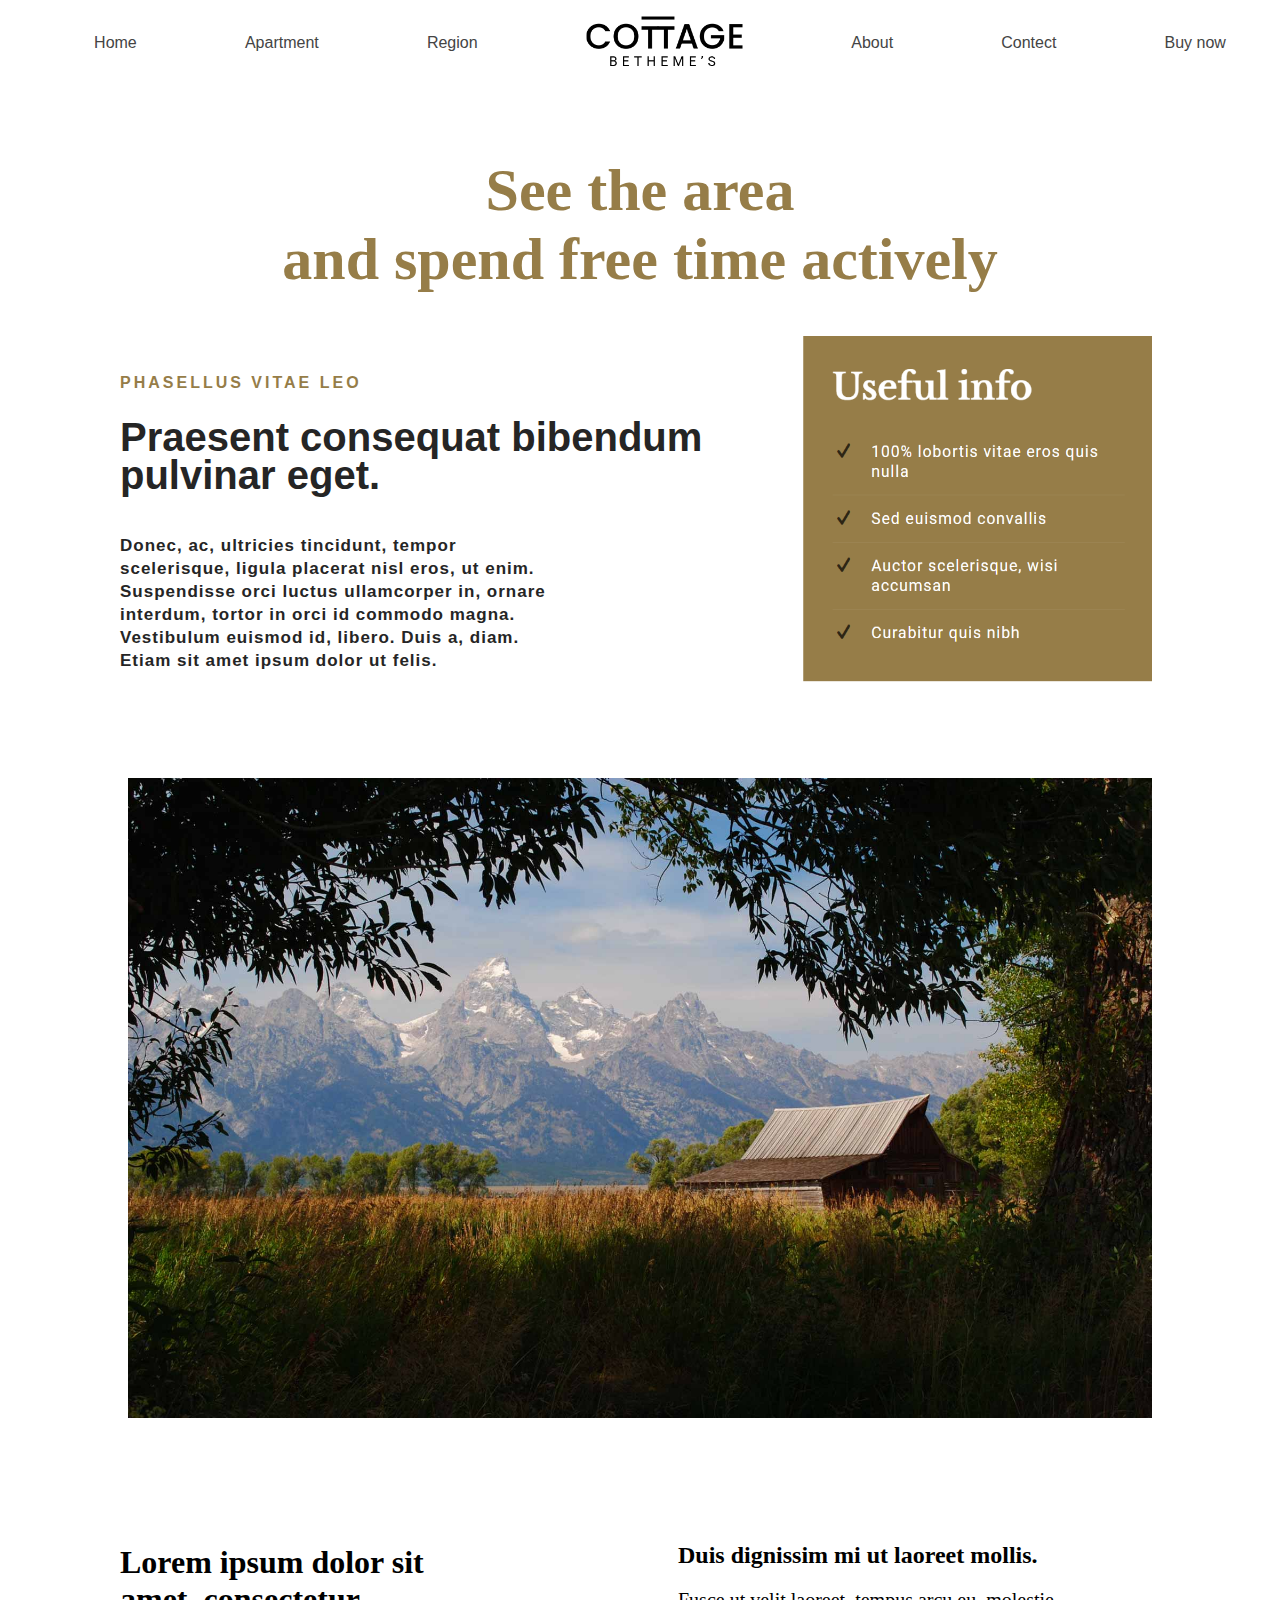
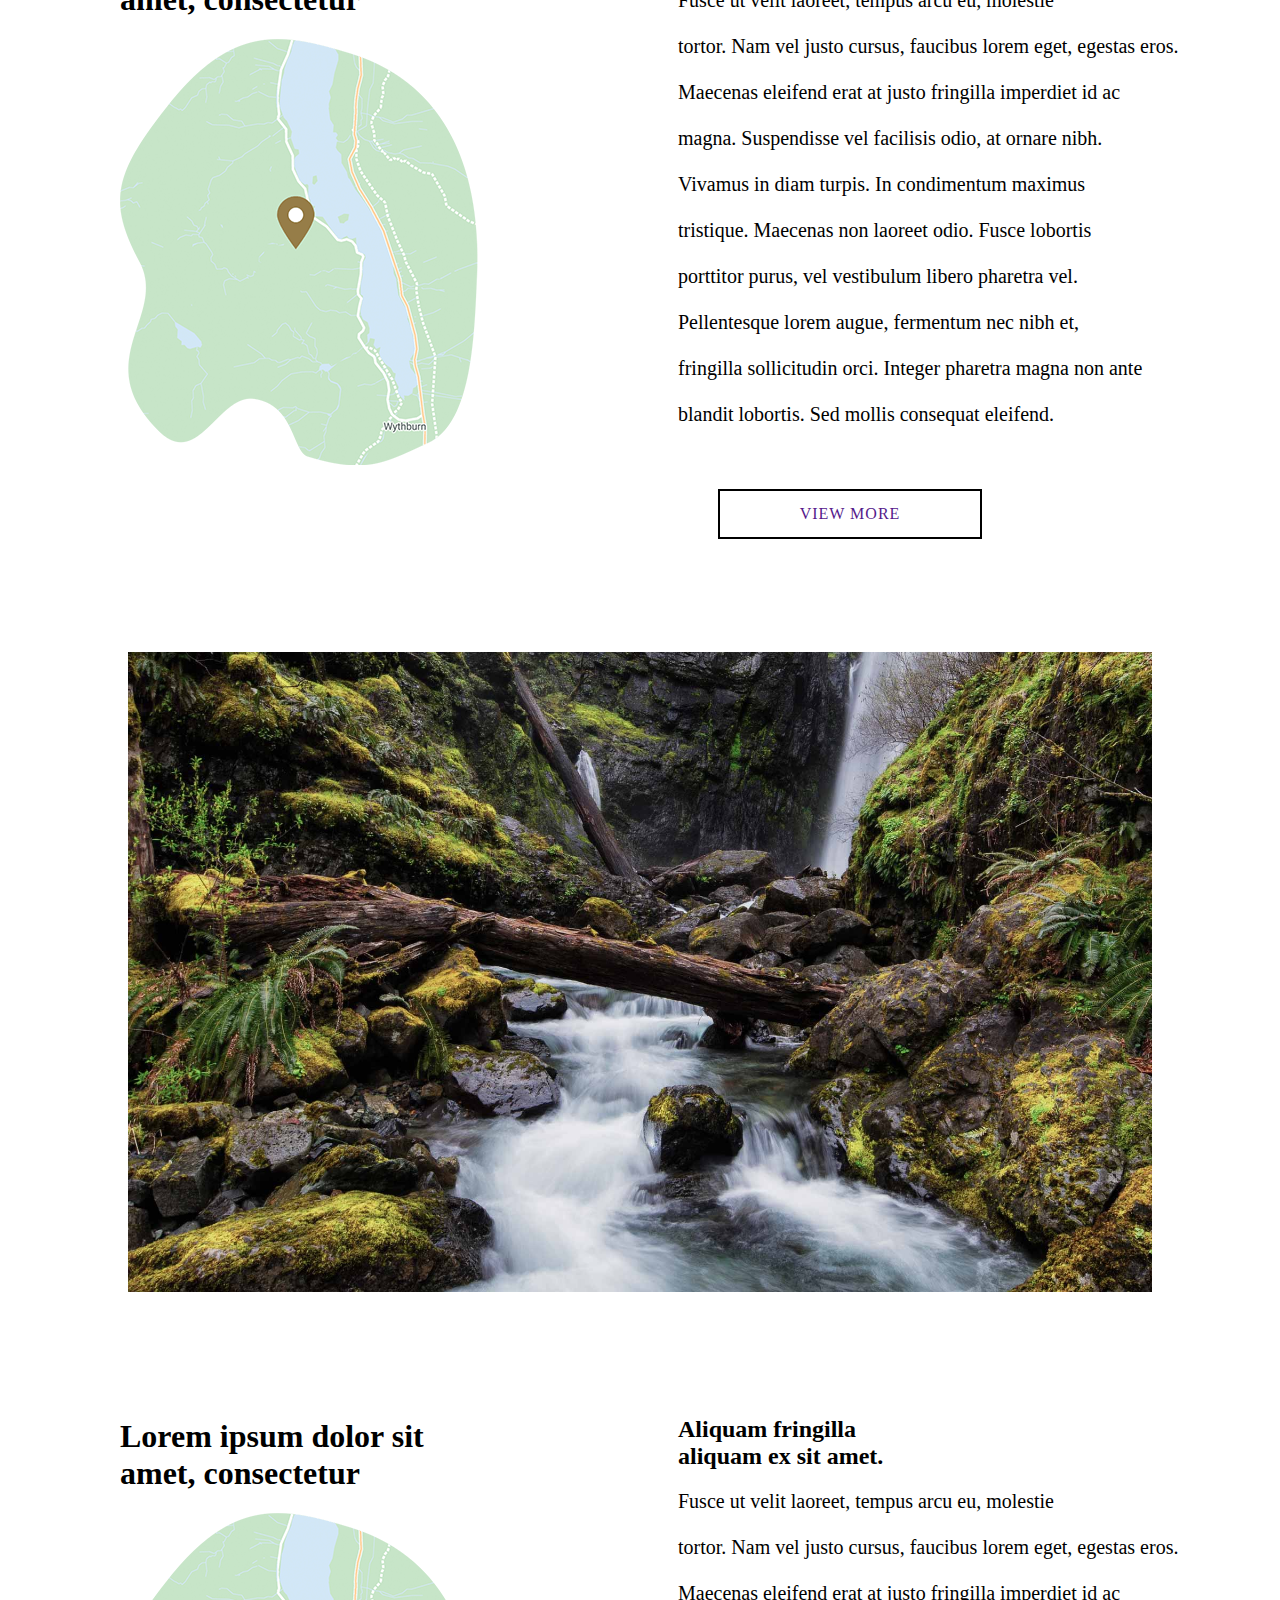
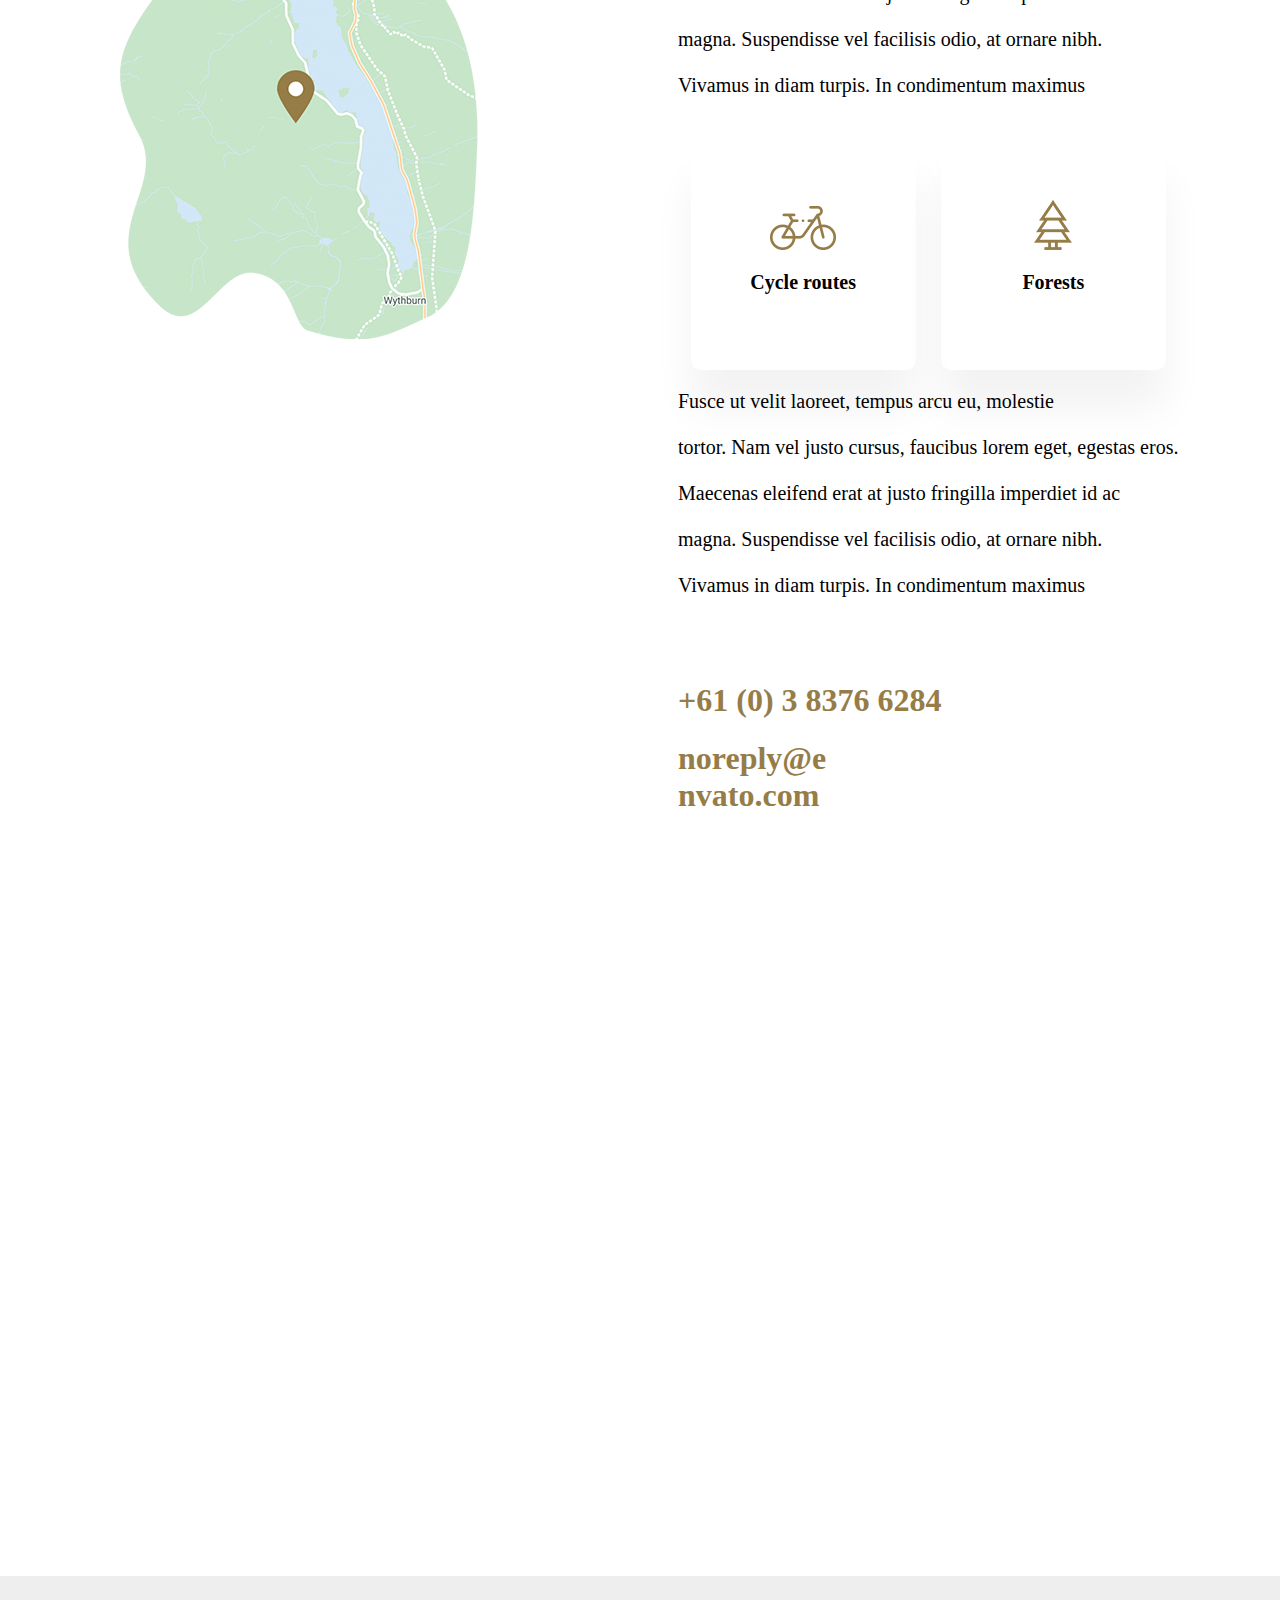
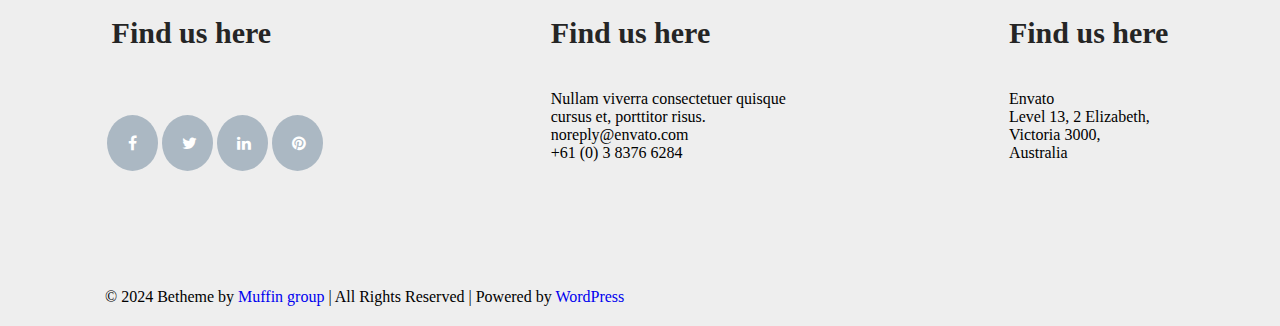
<file: region.html>
<!DOCTYPE html>
<html lang="en">
<head>
    <meta charset="UTF-8">
    <meta name="viewport" content="width=device-width, initial-scale=1.0">
    <title>Document</title>
    <link rel="stylesheet" href="region.css">
    <link rel="stylesheet" href="https://cdnjs.cloudflare.com/ajax/libs/font-awesome/4.7.0/css/font-awesome.min.css">
</head>
<body>
    <header>
        <div class="menu_wrapper">
            <nav id="menu">
                <ul class="inlineList">
                    <li><a class="menuu" href="index.html">Home</a></li>
                    <li><a class="menuu" href="apartment.html">Apartment</a></li>
                    <li> <a class="menuu" href="region.html">Region</a></li>
                    <li><a class="menuu" href="index.html"><img id="cottage3" src="photo/retina-cottage3.png" alt=""></a></li>
                    <li><a class="menuu" href="about.html">About</a></li>
                    <li><a class="menuu" href="contact.html">Contect</a></li>
                    <li><a class="menuu" href="buy now.html">Buy now</a></li>
                </ul>
            </nav>
        </div>
    </header>
    <div class="container1">
        <h1 style="text-align: center;font-size: 60px; color: #967d48; margin-top: 80px; ">See the area<br>
            and spend free time actively
        </h1>
        <div class="cottage">
            <div class="text">
                <h6>PHASELLUS VITAE LEO</h6>
                <h3 class="ct" >Praesent consequat bibendum<br>pulvinar eget.</h3>
                <h4 class="ct" style="font-family: Libre Baskerville,Helvetica,Arial,sans-serif;">Donec, ac, ultricies tincidunt, tempor<br>scelerisque, ligula placerat nisl eros, ut enim.<br>Suspendisse orci luctus ullamcorper in, ornare<br>interdum, tortor in orci id commodo magna.<br>Vestibulum euismod id, libero. Duis a, diam.<br>Etiam sit amet ipsum dolor ut felis.<br>
                </h4>
            </div>
            <div class="pic">
                <img id="pic1" src="photo/inf.png" alt="">
            </div>
        </div>
        <div class="imggg">
            <img style="text-align: center; margin-top: 40px; height: 80%; width: 80%;" src="photo/cottage3-section-bg3.jpg" alt="">
        </div>

    </div>
    <div class="container2">
        <div class="left">
            <h1 style="margin-left: 120px;">Lorem ipsum dolor sit<br>amet, consectetur</h1>
            <img class="maping" style="margin-left: 120px;" src="photo/cottage3-area-pic1.png" alt="">
        </div>
        <div class="right">
            <h2>Duis dignissim mi ut laoreet mollis.</h2>
            <p style="font-size: 20px;">
                Fusce ut velit laoreet, tempus arcu eu, molestie <br><br>
                tortor. Nam vel justo cursus, faucibus lorem eget, egestas eros.<br> <br>
                Maecenas eleifend erat at justo fringilla imperdiet id ac<br> <br>
                magna. Suspendisse vel facilisis odio, at ornare nibh.<br><br>

                Vivamus in diam turpis. In condimentum maximus <br><br>
                tristique. Maecenas non laoreet odio. Fusce lobortis <br><br>
                porttitor purus, vel vestibulum libero pharetra vel. <br><br>
                Pellentesque lorem augue, fermentum nec nibh et, <br><br>
                fringilla sollicitudin orci. Integer pharetra magna non ante<br><br>
                 blandit lobortis. Sed mollis consequat eleifend.<br><br>
            </p>
            <div class="button_alignalign_center2"><a class="buttonbutton_size_2" href=""><span class="button_label">VIEW MORE</span></a></div>
        </div>
    </div>
    <div class="container3">
        <div class="imgggg">
            <img style="text-align: center; height: 80%; width: 80%;" src="photo/cottage3-section-bg4 (1).jpg" alt="">
        </div>
    </div>
    <div class="container4">
        <div class="left">
            <h1 style="margin-left: 120px;">Lorem ipsum dolor sit<br>amet, consectetur</h1>
            <img class="maping" style="margin-left: 120px;" src="photo/cottage3-area-pic1.png" alt="">
        </div>
        <div class="right">
            <h2>Aliquam fringilla<br>aliquam ex sit amet.</h2>
            <p style="font-size: 20px;">
                Fusce ut velit laoreet, tempus arcu eu, molestie <br><br>
                tortor. Nam vel justo cursus, faucibus lorem eget, egestas eros.<br> <br>
                Maecenas eleifend erat at justo fringilla imperdiet id ac<br> <br>
                magna. Suspendisse vel facilisis odio, at ornare nibh.<br><br>
                Vivamus in diam turpis. In condimentum maximus <br><br>
            </p>
            <div class="areaimg">
                <div class="byimg" style="height: 125px; width: 125px; box-shadow: 0px 40px 41px 0px rgba(0,0,0,0.05);    padding: 60px 10% 45px; text-align: center; border-radius: 10px;">
                    <img src="photo/cottage3-area-icon1.png" alt="">
                    <h2 style="text-align: center; font-size: 20px;">Cycle routes</h2>
                </div>
                <div class="byimg" style="height: 125px; width: 125px; box-shadow: 0px 40px 41px 0px rgba(0,0,0,0.05);    padding: 60px 10% 45px; text-align: center; border-radius: 10px;">
                    <img src="photo/cottage3-area-icon2.png" alt="">
                    <h2 style="text-align: center; font-size: 20px;">Forests</h2>
                </div>
            </div>  
            <p style="font-size: 20px;">
                Fusce ut velit laoreet, tempus arcu eu, molestie <br><br>
                tortor. Nam vel justo cursus, faucibus lorem eget, egestas eros.<br> <br>
                Maecenas eleifend erat at justo fringilla imperdiet id ac<br> <br>
                magna. Suspendisse vel facilisis odio, at ornare nibh.<br><br>
                Vivamus in diam turpis. In condimentum maximus <br><br>
            </p>
            <h1 style="color: #967d48; padding-top: 40px;">+61 (0) 3 8376 6284</h1>
            <h1 style="color: #967d48;">noreply@e<br>nvato.com</h1>
        </div>
    </div>
    <div class="container5">
        <h1 style="color: white; text-align: center; padding-top: 170px; font-size: 60px;">Mauris rhoncus orci<br>in imperdiet .</h1>
    </div>
    <footer>
        <div class="footer">
            <div class="info">
                <div class="soc">
                    <h4 class="fc">Find us here</h4>
                    <div class="logo">
                        <a href="#" class="fa fa-facebook"></a>
                        <a href="#" class="fa fa-twitter"></a>
                        <a href="#" class="fa fa-linkedin"></a>
                        <a href="#" class="fa fa-pinterest"></a>
                    </div>
    
                </div>
                <div class="cont">
                    <h4 class="fc">Find us here</h4>
                    <p class="add">Nullam viverra consectetuer quisque<br> cursus et, porttitor risus.<br>
    
                        noreply@envato.com<br>
                        +61 (0) 3 8376 6284</p>
                </div>
                <div class="loc">
                    <h4 class="fc">Find us here</h4>
                    <p class="add">Envato<br>
                        Level 13, 2 Elizabeth,<br>
                        Victoria 3000,<br>
                        Australia<br></p>
                </div>
                
            </div>
            <div class="copyright">
                © 2024 Betheme by <a href="https://muffingroup.com" target="_blank">Muffin group</a> | All Rights Reserved | Powered by <a href="https://wordpress.org" target="_blank">WordPress</a></div>
        </div>
    </footer>
</body>
</html>
</file>
<file: mystyle.css>
body{
    margin: 0%;
}
@media (max-width:770px){
    body{
      margin-right: -10%;
    }
}
ul li{
    list-style: none;
}
.menu_wrapper{
    /* background-color: #ffffff; */
    text-decoration: none;
    height: 40px;
}
#cottage3{
    height: 50px;
}
#menu{
    height: 90px;
}
.menuu{
    color: #444444;
    font-family: Arial, Helvetica, sans-serif
}
.menuu:hover{
    color:#967d48;
}
a:link{
    text-decoration: none;
}
.inlineList {
    display: flex;
    flex-direction: row;
    justify-content: space-around; 
    align-items: center;
    text-decoration: none;
}
@media (max-width:770px){
    .inlineList{
        display: flex;
        flex-direction: column;
        justify-content: space-around; 
        align-items: center;
        text-decoration: none;
    }
    .menu_wrapper{
        text-decoration: none;
        height: 300px;
        width: auto;
    }
}
.container{
    background-image: url("photo/middle.png");
    /* z-index: 1;
    background-size: 100px 100px; */
    height: 750px;
    width: 100%;
    z-index: 20;
    opacity: 1;
}
@media (max-width:770px){
    .container{
        width: auto;
    }
}
h1 {
    text-align: center;
    color: white;
    font-family: "Libre Baskerville";
    transform-origin: 50% 50%;
    font-weight: 400;
    font-size: 55px;
    padding: 140px;
    justify-content:center;
  }
.footer{
    /* margin-top: 800px; */
    height: auto;
    background-color:rgb(238,238,238);
}
@media (max-width:770px){
    .footer{
        margin-top: 3539px;
        width: auto;
        height: auto;
        display: flex;
        flex-direction: column;
        justify-content: space-around; 
        align-items: center;

    }
}
#btn{
    text-align: center;
    background-color: rgb(150, 125, 72);
    font-family: "Libre Baskerville";
    color: rgb(255, 255, 255);
    line-height: 20px;
    letter-spacing: 1px;
    font-weight: 700;
    font-size: 25px;
    padding: 8px 23px;
}
.btn
{
    margin-top: -100px;
    text-align: center;
}
.img{
    text-align: center;
    margin: 57px;
}
.imgg{
    height: 55px;
    opacity: 1;
}
img{
    opacity: 1;
}
.abt{
    text-align: center;
}
.abthmi{
    margin-top: 133px;
    text-align: center;
}
.pra{
    font-family: "Roboto",Helvetica,Arial,sans-serif;
    color: #967d48;
    margin: 50px;
}
h2{
    font-family: "Libre Baskerville", serif;
    color: #252525;
    font-size: 30px;
    line-height: 43px;
    margin-bottom: 15px;
}
h3{
    color: #252525;
    font-size: 40px;
    line-height: 26px;
    letter-spacing: 1px;
    font-family: "Libre Baskerville", serif;
    display: block;
    margin-block-start: 1.33em;
    margin-block-end: 1.33em;
    margin-inline-start: 0px;
    margin-inline-end: 0px;
    font: inherit;
    vertical-align: baseline;
}
.button_alignalign_center{
    text-align: center;
    font-family: Roboto;
    font-size: 16px;
    line-height: 16px;
    font-weight: 400;
    letter-spacing: 1px;
    padding: 15px 30px 15px 30px;
    border-width: 2px;
    border-radius: 0px;
    color: #000000;
    background-color: #ffffff;
    border-color: #000000;
    border-style: solid;
    width: 200px;
    margin-left: 40%;
    margin-block-end: 8.33em;
}
@media (max-width:770px){
    .button_alignalign_center{
        margin-left: 110px;
    }
}
.cottage{
    display: flex;
    height: 604px;
}
@media (max-width:770px){
    .cottage{
        width: auto;
        display: flex;
        flex-direction: column;
        margin-left: -155px;
        height: 1063px;
    }
}
#pic1{
    width: 400px;;
    height: 450px;
    padding-left: 170px;
    /* margin-left: 170px; */
}
h6{
    /* margin-left: 230px; */
    padding-left: 230px;
    color: #967d48;
    font-size: 16px;
    line-height: 23px;
    letter-spacing: 3px;
    font-family: "Roboto",Helvetica,Arial,sans-serif;
    margin-bottom: -16px;
}
h3.ct{
    color: #252525;
    /* margin-left: 230px; */
    padding-left: 230px;
    font-size: 40px;
    line-height: 38px;
    letter-spacing: 0px;
    font-family: "Libre Baskerville",Helvetica,Arial,sans-serif;
    margin-bottom: 15px;
}
h4.ct{
    font-family: "Libre Baskerville",Helvetica,Arial,sans-serif;
    /* margin-left: 230px; */
    padding-left: 230px;
    color: #252525;
    font-size: 17px;
    line-height: 23px;
    letter-spacing: 1px;
    margin-bottom: 15px;
    display: block;
    margin-top: 40px;
}
.button_alignalign_center2{
    text-align: center;
    font-family: Roboto;
    font-size: 16px;
    line-height: 16px;
    font-weight: 400;
    letter-spacing: 1px;
    padding: 15px 30px 15px 30px;
    border-width: 2px;
    border-radius: 0px;
    color: #000000;
    background-color: #ffffff;
    border-color: #000000;
    border-style: solid;
    width: 200px;
    margin-left: 40%;
    margin-block-end: 8.33em;
    margin-left: 230px;
    margin-top: 40px;

}
.lower{
    background-image: url(https://themes.muffingroup.com/be/cottage3/wp-content/uploads/2021/05/cottage3-section-bg1.jpg);
    height: 1981px;
    width: auto;
    background-repeat: no-repeat;
    background-position: center center;
    background-attachment: fixed;
    background-size: cover;
    min-height: 585px;
}
@media (max-width:770px){
    .lower{
    height: 2000px;
    width: auto;
    }
}
.ll{
    height: 700px;
}
@media (max-width:770px){
    .lower{
    height: 1000px;
    width: auto;
    }
}
.llower{
    /* background-color: #ffffff; */
    /* height:130px; */
    width: auto;
    margin-top: -390px;
    /* padding-top: -390px; */
    display: flex;
    justify-content: space-around;
    padding-top: 519px;
    
}
@media (max-width:770px){
    .llower{
        width: auto;
        display: flex;
        flex-direction: column;
        height: auto;
        padding-top: 500px;
        margin-left: 210px;
    }
}
.llllower{
    background-color: #ffffff;
    height:1345px;
}
.icon6{
    padding-top: 10px;
    text-align: center;
}
.abat{
    display: flex;
    justify-content: space-around;
}
@media (max-width:770px){
    .abat{
        width: auto;
        display: flex;
        flex-direction: column;
        height: 2500px;
        margin-left: 45px;        
    }
}
.l1{
    background-color: #f8f8f8;
    border-radius: 10px;
    width: 300px;
    height: 681px;
    text-align: center;
    margin-left: 20px;
    box-shadow: rgba(0, 0, 0, 0.17) 0px 5px 25px;
}
.li1{
    width: 300px;
    height: 250px;
    border-radius: 10px;
    background-color: #ffffff;
    border-bottom-style: none;
    border-bottom: solid;
}
.info{
    display: flex;
    justify-content: space-around;
    height: auto;
    width: auto;
}
@media (max-width:770px){
    .info{
        width: auto;
        height: auto;
        display: flex;
        flex-direction: column;
        justify-content: space-around; 
        align-items: center;
    }
}
.fc{
    color: #252525;
    margin-bottom: 15px ;
    display: block;
    font-size: 30px;
    margin-block-start: 1.33em;
    margin-block-end: 1.33em;
    margin-inline-start: 0px;
    margin-inline-end: 0px;
}
.logo{
    border-radius: 10px;
    size: 30px;
}
.fa{
  padding: 20px;
  font-size: 25px;
  width: 11px;
  text-align: center;
  text-decoration: none;
  margin: 25px 5px;
  border-radius: 100%;
  margin-left: -5px;
}
.fa-facebook {
    background: #abb8c3;
    color: white;
  }
  
  .fa-twitter {
    background:#abb8c3;
    color: white;
  }
  .fa-linkedin {
    background: #abb8c3;
    color: white;
  }
  .fa-pinterest {
    background: #abb8c3;
    color: white;
  }
  p.add{
    /* margin-top: 68px; */
    font-family: Roboto,Helvetica,Arial,sans-serif;
  }
  .copyright{
    margin-left: 105px;
    margin-top: 5px;
    margin-top: 92px;
  }
</file>
<file: about.css>
body{
    margin: 0%;
}
@media (max-width:770px){
  body{
    margin-right: 0%;
  }
}
ul li{
    list-style: none;
}
.menu_wrapper{
    /* background-color: #ffffff; */
    text-decoration: none;
    height: 40px;
}
@media (max-width:770px){
  .menu_wrapper{
      height: 130px;
  }
}
#cottage3{
    height: 50px;
}
#menu{
    height: 90px;
}
.menuu{
    color: #444444;
    font-family: Arial, Helvetica, sans-serif
}
.menuu:hover{
    color:#967d48;
}
a:link{
    text-decoration: none;
}
.inlineList {
    display: flex;
    flex-direction: row;
    justify-content: space-around; 
    align-items: center;
    text-decoration: none;
}
@media (max-width:770px){
  .inlineList{
      display: flex;
      flex-direction: column;
      justify-content: space-around; 
      align-items: center;
      text-decoration: none;
  }
}
.footer{
    height: 350px;
    background-color:rgb(238,238,238);
}
@media (max-width:770px){
  .footer{
      /* margin-top: 3539px; */
      width: auto;
      height: auto;
      display: flex;
      flex-direction: column;
      justify-content: space-around; 
      align-items: center;

  }
}
.fa{
  padding: 20px;
  font-size: 25px;
  width: 11px;
  text-align: center;
  text-decoration: none;
  margin: 25px 5px;
  border-radius: 100%;
  margin-left: -5px;
}
.fa-facebook {
    background: #abb8c3;
    color: white;
  }
  
  .fa-twitter {
    background:#abb8c3;
    color: white;
  }
  .fa-linkedin {
    background: #abb8c3;
    color: white;
  }
  .fa-pinterest {
    background: #abb8c3;
    color: white;
  }
  p.add{
    /* margin-top: 68px; */
  }
  .copyright{
    margin-left: 105px;
    margin-top: 5px;
    margin-top: 92px;
  }
  .info{
    display: flex;
    justify-content: space-around;
    height: auto;
    width: auto;
}
@media (max-width:770px){
  .info{
      width: auto;
      height: auto;
      display: flex;
      flex-direction: column;
      justify-content: space-around; 
      align-items: center;
  }
}
.fc{
    color: #252525;
    margin-bottom: 15px ;
    display: block;
    font-size: 30px;
    margin-block-start: 1.33em;
    margin-block-end: 1.33em;
    margin-inline-start: 0px;
    margin-inline-end: 0px;
}
.logo{
    border-radius: 10px;
    size: 30px;
}
.container1{
    background-image: url(https://themes.muffingroup.com/be/cottage3/wp-content/uploads/2021/05/cottage3-slider-bg1.jpg);
    background-repeat: no-repeat;
    background-position: center center;
    background-attachment: fixed;
    height: 700px;
    width: 100%;
}
.container2{
  height: 1500px;
  width: 100%;
  margin-top: -20px;
  background-color: #f6f2e8;
  text-align: center;
}
@media (max-width:770px){
  .container2{
      height: 3000px;
  }
}
.container2_1{
  color: #967d48;
  margin-bottom: 200px;
}
.hmm{
  color: #000000;
}
.ullicon{
  display: flex; 
  flex-direction: row;
  justify-content: space-around ;
  margin-top: 85px; 
  margin-left: 400px; 
  margin-right: 400px; 
  font-size: 30px;
}
@media (max-width:770px){
  .ullicon{
      display: flex;
      flex-direction: column;
      height: auto;
      width: auto;
      /* margin-right: 10px; */
      margin-left: 170px;
      justify-content: space-around;
  }
}
.himg{
  display: block;
  text-align: center;
  justify-content: space-around;
}
.container3{
    background-image: url(https://themes.muffingroup.com/be/cottage3/wp-content/uploads/2021/05/cottage3-section-bg5.jpg);
    background-repeat: no-repeat;
    background-position: center center;
    background-attachment: fixed;
    height: 700px;
    width: 100%;
}
.abtinf{
  display: flex;
  justify-content: space-around;
}
@media (max-width:770px){
  .abtinf{
      height: auto;
      display: flex;
      flex-direction: column;
      text-align: center;
  }
}
.container4{
  margin-bottom: 100px;
}
</file>
<file: apartment.css>
body{
    margin: 0%;
}
@media (max-width:770px){
    body{
      margin-right: -28%;
    }
}
ul li{
    list-style: none;
}
.menu_wrapper{
    /* background-color: #ffffff; */
    text-decoration: none;
    height: 40px;
}
#cottage3{
    height: 40px;
}
#menu{
    height: 90px;
}
.menuu{
    color: #444444;
    font-family: Arial, Helvetica, sans-serif
}
.menuu:hover{
    color:#967d48;
}
a:link{
    text-decoration: none;
}
.inlineList {
    display: flex;
    flex-direction: row;
    justify-content: space-around; 
    align-items: center;
    text-decoration: none;
}
@media (max-width:770px){
    .inlineList{
        display: flex;
        flex-direction: column;
        justify-content: space-around; 
        align-items: center;
        text-decoration: none;
    }
}
.container{
    background-image: url("https://themes.muffingroup.com/be/cottage3/wp-content/uploads/2021/05/cottage3-section-bg2.jpg");
    height: 1000px;
    background-repeat: no-repeat;
    background-position: center center;
    background-attachment: fixed;
    margin-top: -71px;
}
@media (max-width:770px){
    .container{
        height: 650px;
        width: 100%;
        margin-top: 135px;
    }
}
.container2{
    height: 1590px;
    justify-content: space-around;
    margin-top: 130px;
}
@media (max-width:770px){
    .container2{
        display: flex;
        flex-direction: column;
        height: 1590px;
        margin-top: 239px;
    }
}
.sticky{
    font-family: "Roboto",Helvetica,Arial,sans-serif;
}
@media (max-width:770px){
    .sticky{
        display: flex;
        flex-direction: column;
        height: 800px;
    }
}
.cottage{
    display: flex;
}
@media (max-width:770px){
    .cottage{
        width: auto;
        text-align: center;
        display: flex;
        flex-direction: column;
        margin-left: -155px;
        height: 1063px;
    }
}
.container3{
    background-image: url(https://themes.muffingroup.com/be/cottage3/wp-content/uploads/2021/05/cottage3-slider-bg3.jpg);
    height: 700px;
    width: auto;
    background-repeat: no-repeat;
    background-position: center center;
    background-attachment: fixed;
}
@media (max-width:770px){
    .container3{
        display: flex;
        flex-direction: column;
        margin-top: 625px;
    }
}
.cottage{
    margin-top: 77px;
}
.text{
    margin-top: 50px;
    font-family: "Roboto",Helvetica,Arial,sans-serif;
}
.container5{
    display: flex;
    justify-content: space-around;
    margin-top: 125px;
}
@media (max-width:770px){
    .container5{
        display: flex;
        flex-direction: column;
        height: auto;
        width: auto;
        text-align: center;
    }
}
.im1{
    
}
@media (max-width:770px){
    .im1{
       text-align: center;
       /* margin-left: 100px; */
       /* padding-left: 20px; */
    }
}
.con5pra{

}
@media (max-width:770px){
    .con5pra{
       text-align: center;
       padding-left: 56px;
    }
}
.itam1:hover{
    height: 250px;
    width: 250px;
}
.container6{
    display: flex;
    justify-content: space-around;
    margin-top: 40px;
    margin-left: 125px;
    margin-right: 125px;
}
@media (max-width:770px){
    .container6{
        display: flex;
        flex-direction: column;
        height: auto;
        width: auto;
        text-align: center;
    }
}
.container7{
    color: #967d48;
    margin-bottom: 120px;
}
@media (max-width:770px){
    .container7{
        display: flex;
        flex-direction: column;
        height: auto;
        width: auto;
        text-align: center;
        margin-left: -32px;
    }
}
.cpracon7{
    text-align: center; 
    color: black; 
    font-size: 25px;
}
@media (max-width:770px){
    .cpracon7{
        text-align: center;
    }
}
.ullicon{
    display: flex; 
    flex-direction: row;
    justify-content: space-around ;
    margin-top: 85px; 
    margin-left: 400px; 
    margin-right: 400px; 
    font-size: 30px;
}
@media (max-width:770px){
    .ullicon{
        display: flex;
        flex-direction: column;
        height: auto;
        width: auto;
        /* margin-right: 10px; */
        margin-left: 250px;
        justify-content: space-around;
    }
}
.hmm{
    color: #000000;
}
.container8{
    background-image: url(https://themes.muffingroup.com/be/cottage3/wp-content/uploads/2021/05/cottage3-slider-bg1.jpg);
    height: 800px;
    width: auto;
    background-repeat: no-repeat;
    background-position: center center;
    background-attachment: fixed;
}
#btn{
    text-align: center;
    background-color: rgb(150, 125, 72);
    font-family: "Libre Baskerville";
    color: rgb(255, 255, 255);
    line-height: 20px;
    letter-spacing: 1px;
    font-weight: 700;
    font-size: 25px;
    padding: 8px 23px;
}
.btn
{
    margin-top: 75px;
    text-align: center;
}
.himg{
    display: block;
    text-align: center;
    justify-content: space-around;
}
.itam1:hover{
    size: 100px;
}
#pic1{
    width: 400px;;
    height: 400px;
    margin-left: 150px;
    margin-top: 34px;
}
#ppic1{
    margin-left: 144px;
}
h6{
    margin-left: 130px;
    color: #967d48;
    font-size: 16px;
    line-height: 23px;
    letter-spacing: 3px;
    font-family: "Roboto",Helvetica,Arial,sans-serif;
    margin-bottom: -16px;
}
h3.ct{
    color: #252525;
    margin-left: 130px;
    font-size: 40px;
    line-height: 38px;
    letter-spacing: 0px;
    font-family: "Libre Baskerville",Helvetica,Arial,sans-serif;
    margin-bottom: 15px;
}
h4.ct{
    font-family: "Libre Baskerville",Helvetica,Arial,sans-serif;
    margin-left: 120px;
    color: #252525;
    font-size: 20px;
    line-height: 23px;
    letter-spacing: 1px;
    margin-bottom: 15px;
    display: block;
    margin-top: 40px;
}
.button_alignalign_center2{
    text-align: center;
    font-family: Roboto;
    font-size: 16px;
    line-height: 16px;
    font-weight: 400;
    letter-spacing: 1px;
    padding: 15px 30px 15px 30px;
    border-width: 2px;
    border-radius: 0px;
    color: #000000;
    background-color: #ffffff;
    border-color: #000000;
    border-style: solid;
    width: 200px;
    margin-left: 40%;
    margin-block-end: 8.33em;
    margin-left: 230px;
    margin-top: 40px;

}
@media (max-width:770px){
    .button_alignalign_center{
        margin-left: 287px;
    }
}
ul.b{
    list-style-type: square;
}
.button_alignalign_center{
    text-align: center;
    font-family: Roboto;
    font-size: 16px;
    line-height: 16px;
    font-weight: 400;
    letter-spacing: 1px;
    padding: 15px 30px 15px 30px;
    border-width: 2px;
    border-radius: 0px;
    color: #000000;
    background-color: #ffffff;
    border-color: #000000;
    border-style: solid;
    width: 200px;
    margin-left: 40%;
    margin-block-end: 8.33em;
    margin-left: 144px;
    margin-top: 40px;

}
@media (max-width:770px){
    .button_alignalign_center{
        margin-left: 287px;
    }
}
#ci1{
    margin-left: 131px;
    padding-top: 63px;
}
.footer{
    height: auto;
    background-color:rgb(238,238,238);
}
@media (max-width:770px){
    .footer{
        /* margin-top: 3539px; */
        width: auto;
        height: auto;
        display: flex;
        flex-direction: column;
        justify-content: space-around; 
        align-items: center;

    }
}
.info{
    display: flex;
    justify-content: space-around;
    height: auto;
    width: auto;
}
@media (max-width:770px){
    .info{
        width: auto;
        height: auto;
        display: flex;
        flex-direction: column;
        justify-content: space-around; 
        align-items: center;
    }
}
.fc{
    color: #252525;
    margin-bottom: 15px ;
    display: block;
    font-size: 30px;
    margin-block-start: 1.33em;
    margin-block-end: 1.33em;
    margin-inline-start: 0px;
    margin-inline-end: 0px;
}
.logo{
    border-radius: 10px;
    size: 30px;
}
.fa{
  padding: 20px;
  font-size: 25px;
  width: 11px;
  text-align: center;
  text-decoration: none;
  margin: 25px 5px;
  border-radius: 100%;
  margin-left: -5px;
}
.fa-facebook {
    background: #abb8c3;
    color: white;
  }
  
  .fa-twitter {
    background:#abb8c3;
    color: white;
  }
  .fa-linkedin {
    background: #abb8c3;
    color: white;
  }
  .fa-pinterest {
    background: #abb8c3;
    color: white;
  }
  p.add{
    /* margin-top: 68px; */
  }
  .copyright{
    margin-left: 105px;
    margin-top: 5px;
    margin-top: 92px;
  }
</file>
<file: region.css>
body{
    margin: 0%;
}
@media (max-width:770px){
    body{
      margin-right: 0%;
    }
}
ul li{
    list-style: none;
}
.menu_wrapper{
    /* background-color: #ffffff; */
    text-decoration: none;
    height: 60px;
}
@media (max-width:770px){
    .menu_wrapper{
        height: 120px;
    }
}
#cottage3{
    height: 50px;
}
#menu{
    height: 90px;
}
.menuu{
    color: #444444;
    font-family: Arial, Helvetica, sans-serif
}
.menuu:hover{
    color:#967d48;
}
a:link{
    text-decoration: none;
}
.inlineList {
    display: flex;
    flex-direction: row;
    justify-content: space-around; 
    align-items: center;
    text-decoration: none;
}
@media (max-width:770px){
    .inlineList{
        display: flex;
        flex-direction: column;
        justify-content: space-around; 
        align-items: center;
        text-decoration: none;
    }
}
.cottage{
    display: flex;
}
@media (max-width:770px){
    .cottage{
        width: auto;
        text-align: center;
        display: flex;
        flex-direction: column;
        margin-left: -155px;
        height: 1063px;
    }
}
#pic1{
    width: 350px;;
    height: 350px;
    margin-left: 100px;
}
@media (max-width:770px){
    #pic1{
        width: auto;
        text-align: center;
        padding-top: 30px;
    }
}
h6{
    margin-left: 230px;
    color: #967d48;
    font-size: 16px;
    line-height: 23px;
    letter-spacing: 3px;
    font-family: "Roboto",Helvetica,Arial,sans-serif;
    margin-bottom: -16px;
}
h3.ct{
    color: #252525;
    margin-left: 230px;
    font-size: 40px;
    line-height: 38px;
    letter-spacing: 0px;
    font-family: "Libre Baskerville",Helvetica,Arial,sans-serif;
    margin-bottom: 15px;
}
h4.ct{
    font-family: "Libre Baskerville",Helvetica,Arial,sans-serif;
    margin-left: 230px;
    color: #252525;
    font-size: 17px;
    line-height: 23px;
    letter-spacing: 1px;
    margin-bottom: 15px;
    display: block;
    margin-top: 40px;
}
.info{
    display: flex;
    justify-content: space-around;
    height: auto;
    width: auto;
}
@media (max-width:770px){
    .info{
        width: auto;
        height: auto;
        display: flex;
        flex-direction: column;
        justify-content: space-around; 
        align-items: center;
    }
}
.text{
    margin-left: -110px;
    
}
.fc{
    color: #252525;
    margin-bottom: 15px ;
    display: block;
    font-size: 30px;
    margin-block-start: 1.33em;
    margin-block-end: 1.33em;
    margin-inline-start: 0px;
    margin-inline-end: 0px;
}
.logo{
    border-radius: 10px;
    size: 30px;
}
.imggg{
    text-align: center;
    margin-top: 50px;
}
@media (max-width:770px){
    .imggg{
        width: auto;
        height: auto;
        display: flex;
        text-align: center;
        margin-top: -84px;
    }
}
.imgggg{
    text-align: center;
    margin-top: -20px;
}
.container2{
    margin-top: 100px;
    display: flex;
}
@media (max-width:770px){
    .container2{
        width: auto;
        height: auto;
        display: flex;
        flex-direction: column;
        text-align: center;
        margin-right: 67px;
        margin-left: -39%;
        /* padding-right: 10px; */
    }
}
.maping{

}
@media (max-width:770px){
    .maping{
        width: 200px;
        height: auto;
        text-align: center;
        
    }
}
.right{
    margin-left: 200px;
}
.button_alignalign_center2{
    text-align: center;
    font-family: Roboto;
    font-size: 16px;
    line-height: 16px;
    font-weight: 400;
    letter-spacing: 1px;
    padding: 15px 30px 15px 30px;
    border-width: 2px;
    border-radius: 0px;
    color: #000000;
    background-color: #ffffff;
    border-color: #000000;
    border-style: solid;
    width: 200px;
    margin-left: 40%;
    margin-block-end: 8.33em;
    margin-left: 40px;
    margin-top: 40px;

}
@media (max-width:770px){
    .button_alignalign_center2{
        /* margin-left: 10px; */
        margin-right: 10px;
        /* text-align: left; */
    }
}
.container4{
    margin-top: 100px;
    display: flex;
}
@media (max-width:770px){
    .container4{
        width: auto;
        height: auto;
        display: flex;
        flex-direction: column;
        text-align: center;
        margin-right: 67px;
        margin-left: -39%;
        /* margin-left: 20px; */
        
    }
}
.areaimg{
    display: flex;
    justify-content: space-around;
}
@media (max-width:770px){
    .areaimg{
        width: auto;
        height: auto;
        display: flex;
        flex-direction: column;
        text-align: center;
        margin-left: 96px;
    }
}
.container5
{
    background-image: url(https://themes.muffingroup.com/be/cottage3/wp-content/uploads/2021/05/cottage3-section-bg5.jpg);
    background-repeat: no-repeat;
    background-position: center center;
    background-attachment: fixed;
    height: 700px;
    width: 100%;
}
.container{
    text-align: center;
}
.footer{
    height: 350px;
    background-color:rgb(238,238,238);
}
@media (max-width:770px){
    .footer{
        /* margin-top: 3539px; */
        width: auto;
        height: auto;
        display: flex;
        flex-direction: column;
        justify-content: space-around; 
        align-items: center;

    }
}
.fa{
  padding: 20px;
  font-size: 25px;
  width: 11px;
  text-align: center;
  text-decoration: none;
  margin: 25px 5px;
  border-radius: 100%;
  margin-left: -5px;
}
.fa-facebook {
    background: #abb8c3;
    color: white;
  }
  
  .fa-twitter {
    background:#abb8c3;
    color: white;
  }
  .fa-linkedin {
    background: #abb8c3;
    color: white;
  }
  .fa-pinterest {
    background: #abb8c3;
    color: white;
  }
  p.add{
    /* margin-top: 68px; */
  }
  .copyright{
    margin-left: 105px;
    margin-top: 5px;
    margin-top: 92px;
  }
</file>
